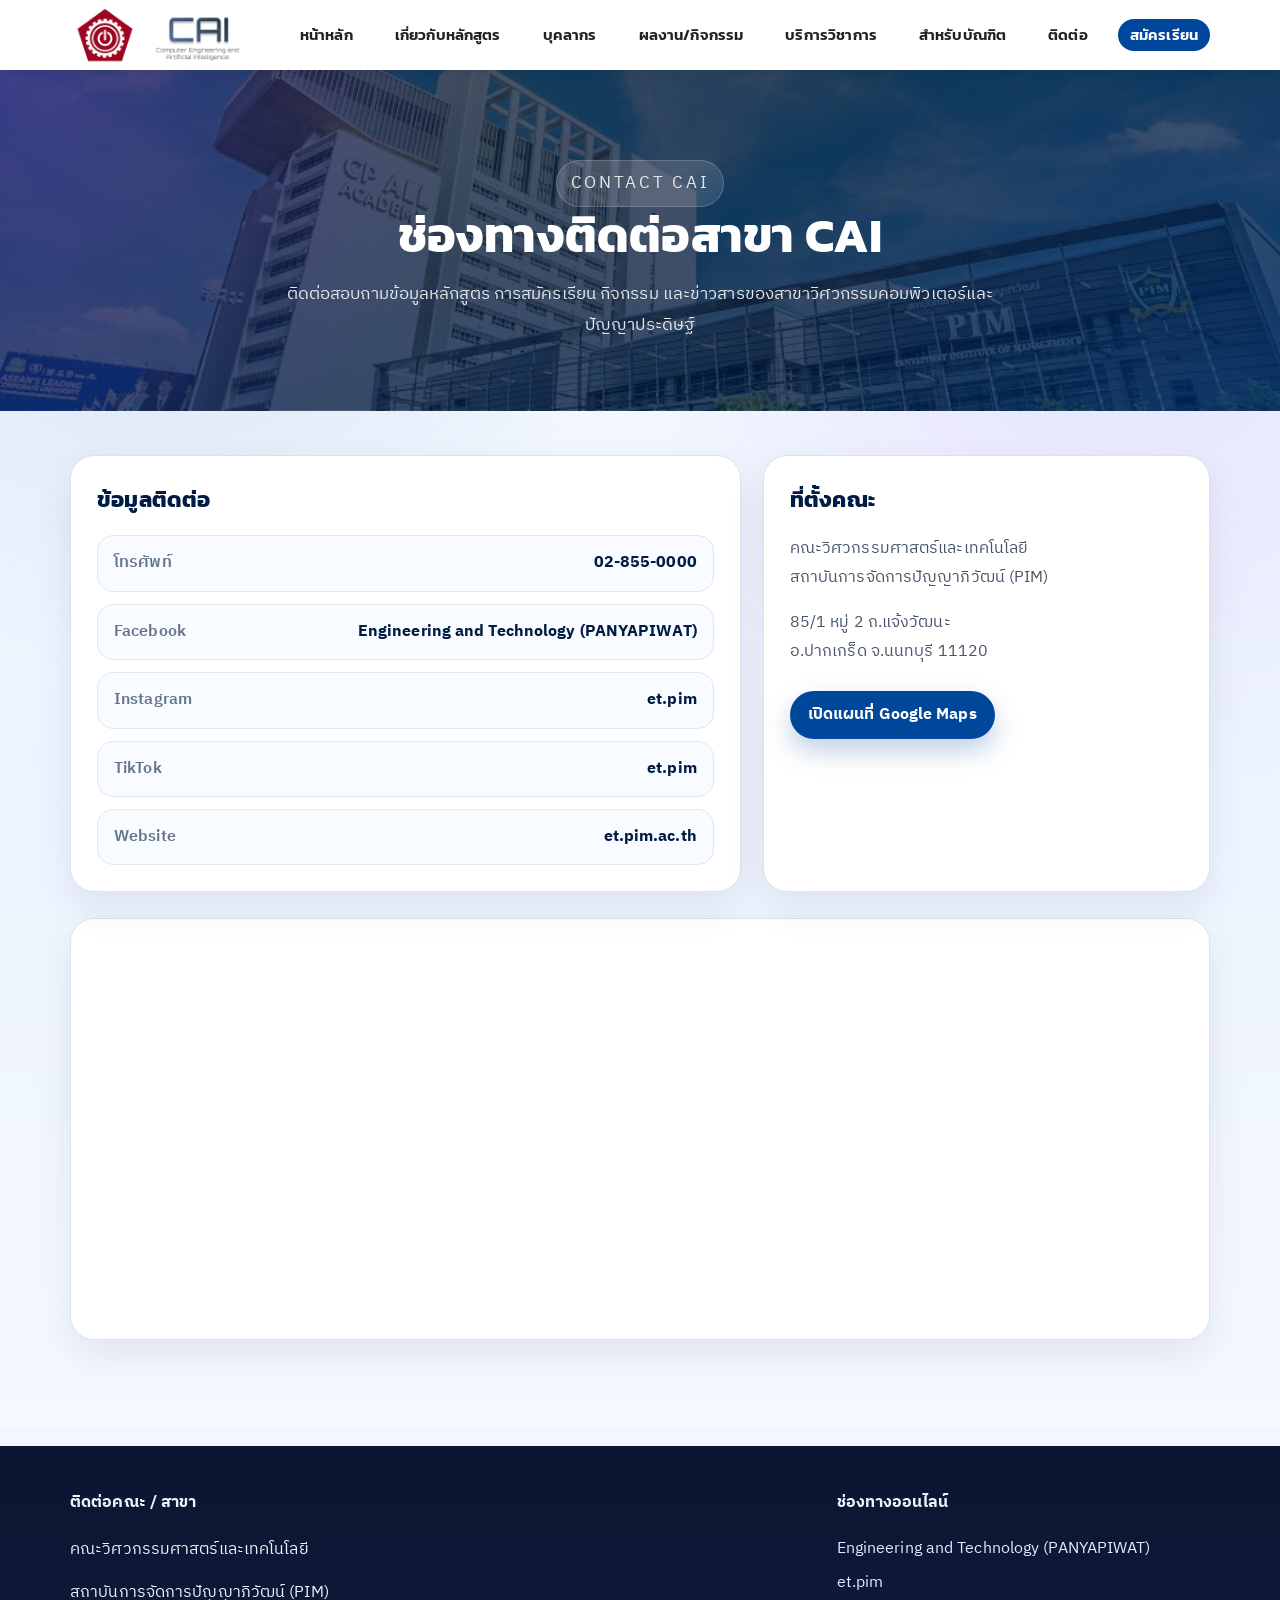
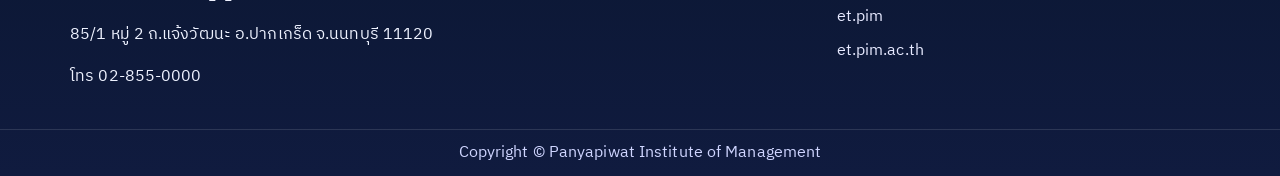
<file: contact.html>
<!DOCTYPE html>
<html lang="th">
<head>
  <meta charset="UTF-8">
  <meta name="description" content="ช่องทางติดต่อสาขา CAI">
  <meta name="viewport" content="width=device-width, initial-scale=1.0">

  <title>ติดต่อเรา | CAI</title>

  <link rel="preconnect" href="https://fonts.googleapis.com">
  <link rel="preconnect" href="https://fonts.gstatic.com" crossorigin>
  <link
    href="https://fonts.googleapis.com/css2?family=IBM+Plex+Sans+Thai:wght@300;400;500;600;700&family=Kanit:wght@400;600;700&display=swap"
    rel="stylesheet"
  >

  <link rel="stylesheet" href="css/style.css">

  <script defer src="js/script.js"></script>
</head>

<body>

<header class="topbar">
  <div class="container nav-row">

    <a class="brand brand-logos" href="index.html">
      <img src="assets/images/et-logo.png" alt="Engineering and Technology Logo">
      <img src="assets/images/Logo.png" alt="CAI Logo">
    </a>

    <nav class="nav">
      <button class="nav-toggle" aria-expanded="false">☰</button>

      <ul class="menu">
        <li><a href="index.html">หน้าหลัก</a></li>

        <li class="has-sub">
          <a class="sub-toggle" aria-haspopup="true" aria-expanded="false">
            เกี่ยวกับหลักสูตร
          </a>

          <ul class="submenu" aria-label="เมนู เกี่ยวกับหลักสูตร">
            <li><a href="about-history.html">ความเป็นมาของหลักสูตร</a></li>
            <li><a href="about-info.html">ข้อมูลหลักสูตร</a></li>
            <li><a href="curriculum.html">แผนการเรียน</a></li>
          </ul>
        </li>

        <li><a href="faculty.html">บุคลากร</a></li>
        <li><a href="projects.html">ผลงาน/กิจกรรม</a></li>
        <li><a href="services.html">บริการวิชาการ</a></li>
        <li><a href="alumni.html">สำหรับบัณฑิต</a></li>
        <li><a href="contact.html">ติดต่อ</a></li>
        <li><a class="btn-apply" href="admission.html">สมัครเรียน</a></li>
      </ul>
    </nav>

  </div>
</header>


<main class="contact-page">

  <section class="contact-hero">
    <div class="container contact-hero-inner">
      <p class="contact-kicker">Contact CAI</p>
      <h1>ช่องทางติดต่อสาขา CAI</h1>
      <p>
        ติดต่อสอบถามข้อมูลหลักสูตร การสมัครเรียน กิจกรรม และข่าวสารของสาขาวิศวกรรมคอมพิวเตอร์และปัญญาประดิษฐ์
      </p>
    </div>
  </section>

  <section class="container contact-section">

    <div class="contact-grid">

      <div class="contact-card contact-info-card">
        <h2>ข้อมูลติดต่อ</h2>

        <div class="contact-list">

          <a href="tel:028550000" class="contact-item">
            <span>โทรศัพท์</span>
            <strong>02-855-0000</strong>
          </a>

          <a href="https://www.facebook.com/ET.PIM" target="_blank" rel="noopener" class="contact-item">
            <span>Facebook</span>
            <strong>Engineering and Technology (PANYAPIWAT)</strong>
          </a>

          <a href="https://www.instagram.com/et.pim" target="_blank" rel="noopener" class="contact-item">
            <span>Instagram</span>
            <strong>et.pim</strong>
          </a>

          <a href="https://www.tiktok.com/@et.pim" target="_blank" rel="noopener" class="contact-item">
            <span>TikTok</span>
            <strong>et.pim</strong>
          </a>

          <a href="https://et.pim.ac.th/wp/" target="_blank" rel="noopener" class="contact-item">
            <span>Website</span>
            <strong>et.pim.ac.th</strong>
          </a>

        </div>
      </div>

      <div class="contact-card contact-address-card">
        <h2>ที่ตั้งคณะ</h2>
        <p>
          คณะวิศวกรรมศาสตร์และเทคโนโลยี<br>
          สถาบันการจัดการปัญญาภิวัฒน์ (PIM)
        </p>

        <p>
          85/1 หมู่ 2 ถ.แจ้งวัฒนะ<br>
          อ.ปากเกร็ด จ.นนทบุรี 11120
        </p>

        <a class="contact-map-btn" href="https://www.google.com/maps/search/Panyapiwat+Institute+of+Management" target="_blank" rel="noopener">
          เปิดแผนที่ Google Maps
        </a>
      </div>

    </div>

    <div class="contact-map">
      <iframe
        src="https://www.google.com/maps?q=Panyapiwat%20Institute%20of%20Management&output=embed"
        loading="lazy"
        referrerpolicy="no-referrer-when-downgrade"
        title="Panyapiwat Institute of Management Map">
      </iframe>
    </div>

  </section>

</main>


<footer class="footer">
  <div class="container">
    <div class="footer-grid">

      <div>
        <h4>ติดต่อคณะ / สาขา</h4>
        <p>คณะวิศวกรรมศาสตร์และเทคโนโลยี</p>
        <p>สถาบันการจัดการปัญญาภิวัฒน์ (PIM)</p>
        <p>85/1 หมู่ 2 ถ.แจ้งวัฒนะ อ.ปากเกร็ด จ.นนทบุรี 11120</p>
        <p>โทร 02-855-0000</p>
      </div>

      <div>
        <h4>ช่องทางออนไลน์</h4>

        <ul class="social-list">
          <li>
            <a href="https://www.facebook.com/ET.PIM" target="_blank" rel="noopener">
              Engineering and Technology (PANYAPIWAT)
            </a>
          </li>

          <li>
            <a href="https://www.instagram.com/et.pim" target="_blank" rel="noopener">
              et.pim
            </a>
          </li>

          <li>
            <a href="https://www.tiktok.com/@et.pim" target="_blank" rel="noopener">
              et.pim
            </a>
          </li>

          <li>
            <a href="https://et.pim.ac.th/wp/" target="_blank" rel="noopener">
              et.pim.ac.th
            </a>
          </li>
        </ul>
      </div>

    </div>
  </div>

  <div class="copyright">
    Copyright © Panyapiwat Institute of Management
  </div>
</footer>

</body>
</html>
</file>
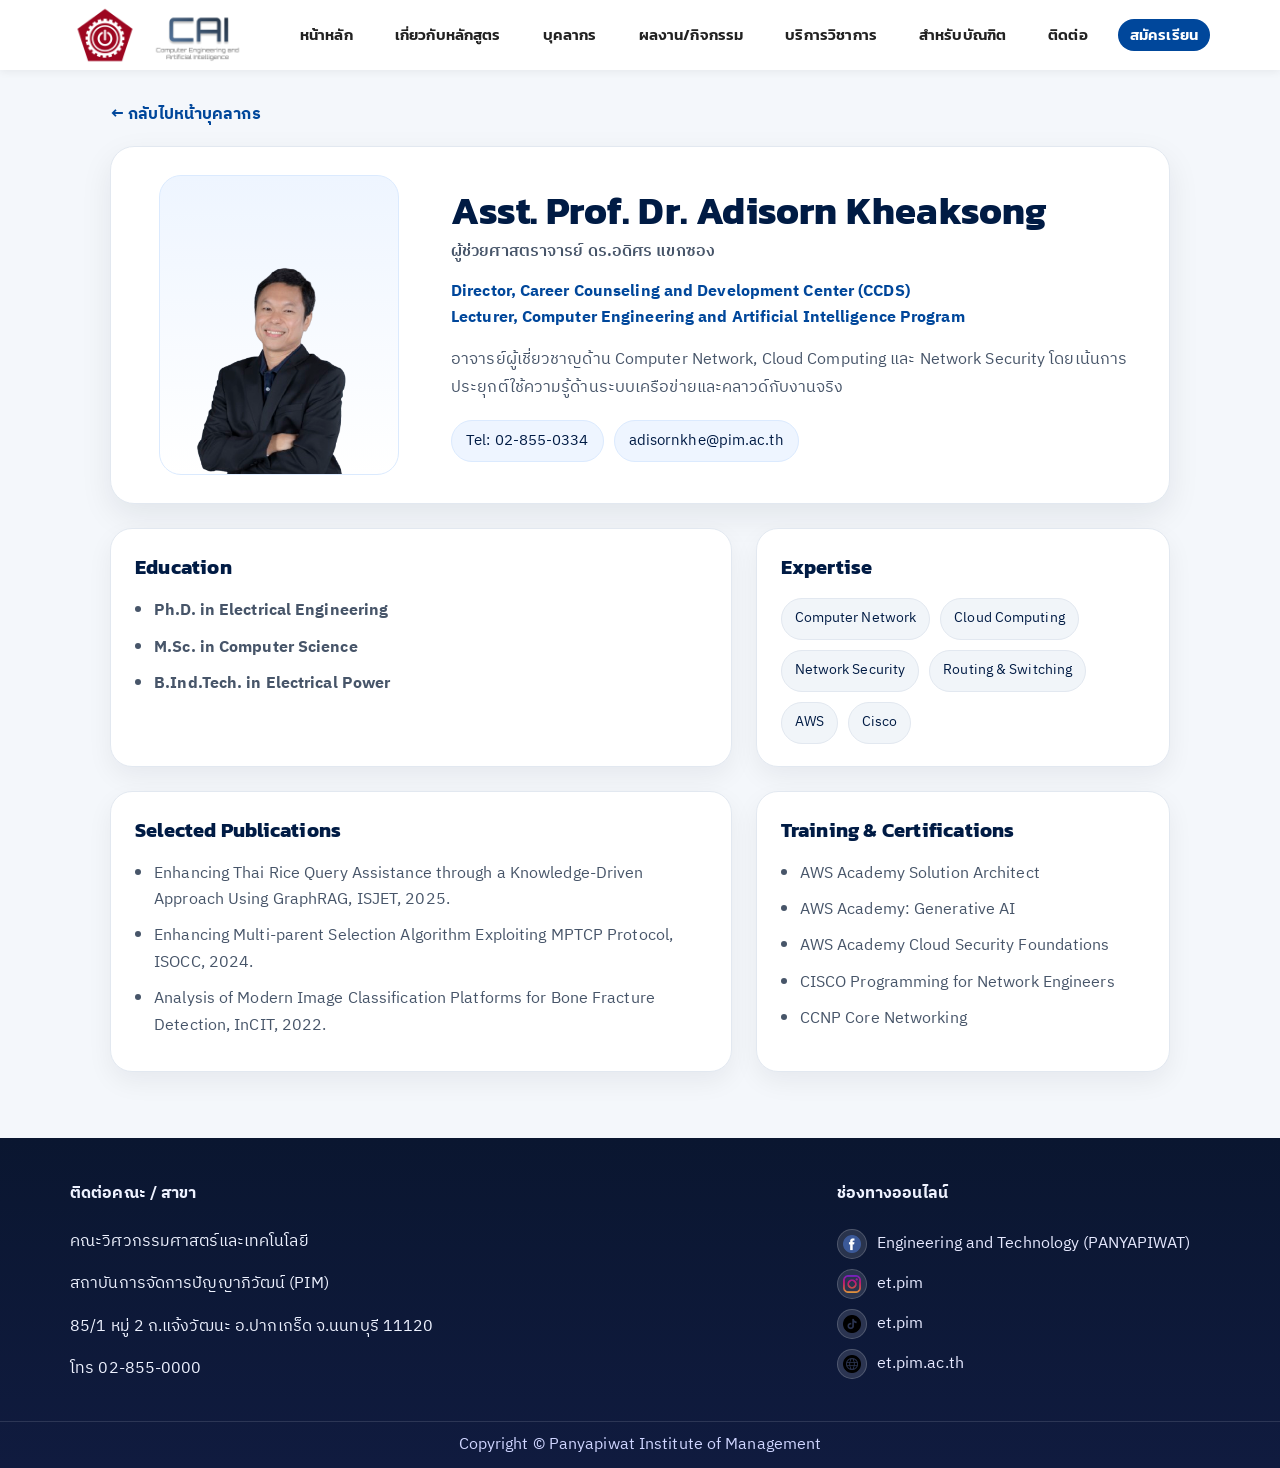
<file: faculty/adisorn-k.html>
<!doctype html>
<html lang="th">
<head>
  <meta charset="UTF-8">
  <meta name="description" content="ประวัติและผลงาน Asst. Prof. Dr. Adisorn Kheaksong – Computer Network, Cloud & Security, PIM">
  <meta name="viewport" content="width=device-width, initial-scale=1.0">
  <title>Asst. Prof. Dr. Adisorn Kheaksong | CAI – PIM</title>

  <!-- ฟอนต์เหมือนหน้าหลัก -->
  <link rel="preconnect" href="https://fonts.googleapis.com">
  <link rel="preconnect" href="https://fonts.gstatic.com" crossorigin>
  <link href="https://fonts.googleapis.com/css2?family=IBM+Plex+Sans+Thai:wght@300;400;500;600;700&family=Kanit:wght@400;600;700&display=swap" rel="stylesheet">

  <link rel="stylesheet" href="../css/style.css">
  <script defer src="../js/script.js"></script>

  <!-- 🎨 สไตล์เสริมเฉพาะหน้าโปรไฟล์อาจารย์ (เลย์เอาต์แบบโปสเตอร์) -->
  <style>
  body{
    background:#f4f7fb;
  }

  main{
    padding:32px 0 48px;
  }

  .profile-wrap{
    max-width:1100px;
    margin:0 auto;
    padding:0 20px;
  }

  .profile-hero{
    background:#fff;
    border:1px solid #e2e8f0;
    border-radius:24px;
    padding:28px;
    display:grid;
    grid-template-columns:280px 1fr;
    gap:32px;
    align-items:center;
    box-shadow:0 12px 32px rgba(15,23,42,.08);
  }

  .profile-photo{
    width:240px;
    height:300px;
    margin:0 auto;
    border-radius:22px;
    background:linear-gradient(180deg,#eef5ff,#ffffff);
    display:flex;
    align-items:flex-end;
    justify-content:center;
    overflow:hidden;
    border:1px solid #dbeafe;
  }

  .profile-photo img{
    width:100%;
    height:100%;
    object-fit:contain;
    object-position:center bottom;
  }

  .profile-info h1{
    margin:0 0 6px;
    font-size:clamp(26px,4vw,38px);
    color:var(--navy);
    line-height:1.15;
  }

  .thai-name{
    margin:0 0 14px;
    color:var(--muted);
    font-weight:600;
  }

  .position{
    margin:0 0 14px;
    color:var(--primary);
    font-weight:700;
  }

  .short-desc{
    margin:0 0 18px;
    max-width:680px;
    color:var(--muted);
    line-height:1.75;
  }

  .profile-contact{
    display:flex;
    flex-wrap:wrap;
    gap:10px;
  }

  .profile-contact a,
  .profile-contact span{
    padding:8px 14px;
    border-radius:999px;
    background:#eef5ff;
    color:var(--navy);
    text-decoration:none;
    font-size:.92rem;
    border:1px solid #dbeafe;
  }

  .profile-section{
    margin-top:24px;
    display:grid;
    grid-template-columns:1.2fr .8fr;
    gap:24px;
  }

  .profile-card{
    background:#fff;
    border:1px solid #e2e8f0;
    border-radius:22px;
    padding:22px 24px;
    box-shadow:0 10px 26px rgba(15,23,42,.06);
  }

  .profile-card h2{
    margin:0 0 14px;
    color:var(--navy);
    font-size:1.25rem;
  }

  .profile-card ul{
    margin:0;
    padding-left:1.2rem;
  }

  .profile-card li{
    margin-bottom:10px;
    color:var(--muted);
    line-height:1.65;
  }

  .expertise-list{
    display:flex;
    flex-wrap:wrap;
    gap:10px;
  }

  .expertise-list span{
    padding:8px 13px;
    border-radius:999px;
    background:#f1f5f9;
    color:var(--navy);
    border:1px solid #e2e8f0;
    font-size:.9rem;
  }

  .back-link{
    display:inline-flex;
    margin-bottom:18px;
    color:var(--primary);
    text-decoration:none;
    font-weight:700;
  }

  .back-link:hover{
    text-decoration:underline;
  }

  @media(max-width:900px){
    .profile-hero{
      grid-template-columns:1fr;
      text-align:center;
      padding:24px 18px;
    }

    .profile-contact{
      justify-content:center;
    }

    .profile-section{
      grid-template-columns:1fr;
    }
  }

  @media(max-width:520px){
    main{
      padding:20px 0 36px;
    }

    .profile-wrap{
      padding:0 14px;
    }

    .profile-photo{
      width:210px;
      height:270px;
    }

    .profile-card{
      padding:18px;
    }
  }

  /* ===== Opening Animation ===== */

.profile-hero,
.profile-card,
.back-link{
  opacity:0;
  transform:translateY(22px);
  animation:fadeUp .75s ease forwards;
}

.back-link{
  animation-delay:.05s;
}

.profile-hero{
  animation-delay:.15s;
}

.profile-section .profile-card:nth-child(1){
  animation-delay:.3s;
}

.profile-section .profile-card:nth-child(2){
  animation-delay:.42s;
}

.profile-section .profile-card:nth-child(3){
  animation-delay:.54s;
}

.profile-section .profile-card:nth-child(4){
  animation-delay:.66s;
}

@keyframes fadeUp{
  to{
    opacity:1;
    transform:translateY(0);
  }
}

/* รูปลอยเบา ๆ */
.profile-photo{
  animation:fadeUp .75s ease forwards, floatPhoto 3.5s ease-in-out infinite;
  animation-delay:.2s, 1s;
}

@keyframes floatPhoto{
  0%,100%{
    transform:translateY(0);
  }
  50%{
    transform:translateY(-8px);
  }
}

/* Hover ลูกเล่นการ์ด */
.profile-card{
  transition:transform .25s ease, box-shadow .25s ease, border-color .25s ease;
}

.profile-card:hover{
  transform:translateY(-5px);
  box-shadow:0 16px 34px rgba(15,23,42,.12);
  border-color:rgba(0,71,155,.28);
}

/* Hover รูป */
.profile-photo img{
  transition:transform .35s ease;
}

.profile-photo:hover img{
  transform:scale(1.06) translateY(-4px);
}

/* Hover expertise */
.expertise-list span{
  transition:transform .2s ease, background .2s ease;
}

.expertise-list span:hover{
  transform:translateY(-3px);
  background:#e0edff;
}

/* เคารพผู้ใช้ที่ไม่ต้องการ animation */
@media (prefers-reduced-motion: reduce){
  .profile-hero,
  .profile-card,
  .back-link,
  .profile-photo{
    opacity:1 !important;
    transform:none !important;
    animation:none !important;
  }
}
</style>



</head>
<body>
  <!-- ✅ header แบบเดียวกับหน้าหลัก -->
  <header class="topbar">
    <div class="container nav-row">
<a class="brand brand-logos" href="../index.html">
  <img src="../assets/images/et-logo.png" alt="Engineering and Technology Logo">
  <img src="../assets/images/Logo.png" alt="CAI Logo">
</a>
      <nav class="nav">
        <button class="nav-toggle" aria-expanded="false">☰</button>
        <ul class="menu">
          <li><a href="../index.html">หน้าหลัก</a></li>
          <li class="has-sub">
            <a class="sub-toggle" aria-haspopup="true" aria-expanded="false">
              เกี่ยวกับหลักสูตร
            </a>
            <ul class="submenu" aria-label="เมนู เกี่ยวกับหลักสูตร">
              <li><a href="../about-history.html">ความเป็นมาของหลักสูตร</a></li>
              <li><a href="../about-info.html">ข้อมูลหลักสูตร</a></li>
              <li><a href="../curriculum.html">แผนการเรียน</a></li>
              <li><a href="../tuition-scholarship.html">ค่าเทอมและทุนการศึกษา</a></li>
            </ul>
          </li>
          <li><a href="../faculty.html" class="is-active">บุคลากร</a></li>
          <li><a href="../projects.html">ผลงาน/กิจกรรม</a></li>
          <li><a href="../services.html">บริการวิชาการ</a></li>
          <li><a href="../alumni.html">สำหรับบัณฑิต</a></li>
          <li><a href="../contact.html">ติดต่อ</a></li>
          <li>
            <a class="btn-apply" href="https://www.pim.ac.th/" target="_blank" rel="noopener">สมัครเรียน</a>
          </li>
        </ul>
      </nav>
    </div>
  </header>

  <main>
  <div class="profile-wrap">

    <a class="back-link" href="../faculty.html">← กลับไปหน้าบุคลากร</a>

    <section class="profile-hero">
      <figure class="profile-photo">
        <img src="../assets/images/Adisorn.png" alt="Asst. Prof. Dr. Adisorn Kheaksong">
      </figure>

      <div class="profile-info">
        <h1>Asst. Prof. Dr. Adisorn Kheaksong</h1>
        <p class="thai-name">ผู้ช่วยศาสตราจารย์ ดร.อดิศร แขกซอง</p>

        <p class="position">
          Director, Career Counseling and Development Center (CCDS)<br>
          Lecturer, Computer Engineering and Artificial Intelligence Program
        </p>

        <p class="short-desc">
          อาจารย์ผู้เชี่ยวชาญด้าน Computer Network, Cloud Computing และ Network Security
          โดยเน้นการประยุกต์ใช้ความรู้ด้านระบบเครือข่ายและคลาวด์กับงานจริง
        </p>

        <div class="profile-contact">
          <span>Tel: 02-855-0334</span>
          <a href="mailto:adisornkhe@pim.ac.th">adisornkhe@pim.ac.th</a>
        </div>
      </div>
    </section>

    <section class="profile-section">

      <div class="profile-card">
        <h2>Education</h2>
        <ul>
          <li><strong>Ph.D. in Electrical Engineering</strong></li>
          <li><strong>M.Sc. in Computer Science</strong></li>
          <li><strong>B.Ind.Tech. in Electrical Power</strong></li>
        </ul>
      </div>

      <div class="profile-card">
        <h2>Expertise</h2>
        <div class="expertise-list">
          <span>Computer Network</span>
          <span>Cloud Computing</span>
          <span>Network Security</span>
          <span>Routing &amp; Switching</span>
          <span>AWS</span>
          <span>Cisco</span>
        </div>
      </div>

      <div class="profile-card">
        <h2>Selected Publications</h2>
        <ul>
          <li>
            Enhancing Thai Rice Query Assistance through a Knowledge-Driven Approach Using GraphRAG, ISJET, 2025.
          </li>
          <li>
            Enhancing Multi-parent Selection Algorithm Exploiting MPTCP Protocol, ISOCC, 2024.
          </li>
          <li>
            Analysis of Modern Image Classification Platforms for Bone Fracture Detection, InCIT, 2022.
          </li>
        </ul>
      </div>

      <div class="profile-card">
        <h2>Training &amp; Certifications</h2>
        <ul>
          <li>AWS Academy Solution Architect</li>
          <li>AWS Academy: Generative AI</li>
          <li>AWS Academy Cloud Security Foundations</li>
          <li>CISCO Programming for Network Engineers</li>
          <li>CCNP Core Networking</li>
        </ul>
      </div>

    </section>

  </div>
</main>

  

  <!-- ✅ footer เหมือนหน้าอื่น -->
  <footer class="footer">
  <div class="container">
    <div class="footer-grid">

      <div>
        <h4>ติดต่อคณะ / สาขา</h4>
        <p>คณะวิศวกรรมศาสตร์และเทคโนโลยี</p>
        <p>สถาบันการจัดการปัญญาภิวัฒน์ (PIM)</p>
        <p>85/1 หมู่ 2 ถ.แจ้งวัฒนะ อ.ปากเกร็ด จ.นนทบุรี 11120</p>
        <p>โทร 02-855-0000</p>
      </div>

      <div>
        <h4>ช่องทางออนไลน์</h4>
        <ul class="social-list">
          <li>
            <a href="https://www.facebook.com/ET.PIM" target="_blank" rel="noopener">
              <span class="social-icon">
              <img src="../assets/images/facebook.png" alt="Facebook">
              </span>
              Engineering and Technology (PANYAPIWAT)
            </a>
          </li>

          <li>
            <a href="https://www.instagram.com/et.pim?utm_source=ig_web_button_share_sheet&igsh=ZDNlZDc0MzIxNw==" target="_blank" rel="noopener">
              <span class="social-icon">
              <img src="../assets/images/instagram.png" alt="Instagram">
              </span>
              et.pim
            </a>
          </li>

          <li>
            <a href="https://www.tiktok.com/@et.pim?is_from_webapp=1&sender_device=pc" target="_blank" rel="noopener">
              <span class="social-icon">
              <img src="../assets/images/tiktok.png" alt="TikTok">
              </span>
              et.pim
            </a>
          </li>

          <li>
            <a href="https://et.pim.ac.th/wp/" target="_blank" rel="noopener">
              <span class="social-icon">
              <img src="../assets/images/web.png" alt="Website">
              </span>
              et.pim.ac.th
            </a>
          </li>
        </ul>
      </div>

    </div>
  </div>

  <div class="copyright">
    Copyright © Panyapiwat Institute of Management
  </div>
</footer>

  <!-- JS เล็ก ๆ สำหรับ reveal + lightbox -->
  <script>
    document.addEventListener('DOMContentLoaded', function () {
      /* reveal effect */
      const revealEls = document.querySelectorAll('.reveal-up');
      revealEls.forEach((el, index) => {
        const delay = 150 + index * 140;
        setTimeout(() => {
          el.classList.add('is-visible');
        }, delay);
      });

      /* lightbox */
      const photoCard = document.querySelector('.profile-photo-card .portrait');
      const lightbox  = document.getElementById('profileLightbox');

      if (photoCard && lightbox) {
        const backdrop = lightbox.querySelector('.profile-lightbox-backdrop');
        const btnClose = lightbox.querySelector('.profile-lightbox-close');

        const openLightbox = () => {
          lightbox.classList.add('is-open');
          lightbox.setAttribute('aria-hidden', 'false');
        };
        const closeLightbox = () => {
          lightbox.classList.remove('is-open');
          lightbox.setAttribute('aria-hidden', 'true');
        };

        photoCard.addEventListener('click', openLightbox);
        if (backdrop) backdrop.addEventListener('click', closeLightbox);
        if (btnClose) btnClose.addEventListener('click', closeLightbox);
        document.addEventListener('keydown', (e) => {
          if (e.key === 'Escape') closeLightbox();
        });
      }
    });
  </script>
</body>
</html>
</file>
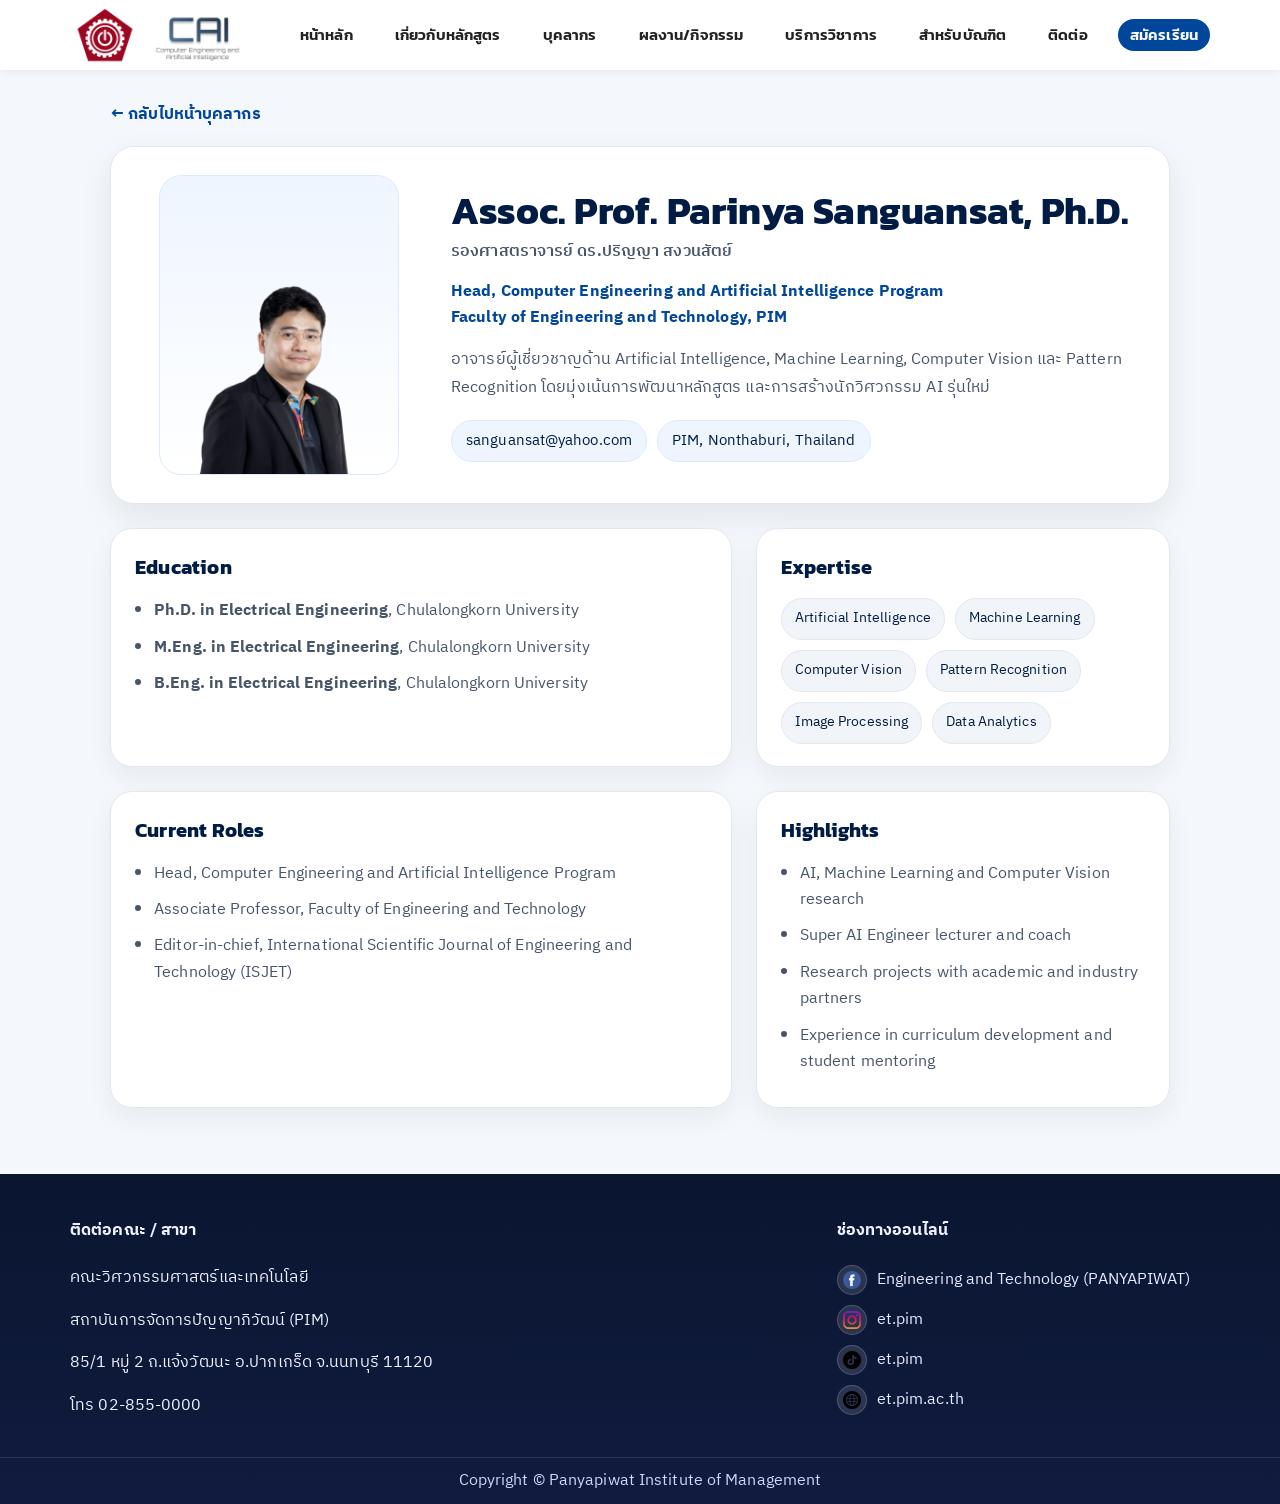
<file: faculty/parinya-s.html>
<!doctype html>   
<html lang="th">
<head>
  <meta charset="UTF-8">
  <meta name="description" content="ประวัติและผลงาน Assoc. Prof. Parinya Sanguansat, Ph.D. – Computer Engineering & AI, PIM">
  <meta name="viewport" content="width=device-width, initial-scale=1.0">
  <title>Assoc. Prof. Parinya Sanguansat, Ph.D. | CAI – PIM</title>

  <!-- ฟอนต์เหมือนหน้าหลัก -->
  <link rel="preconnect" href="https://fonts.googleapis.com">
  <link rel="preconnect" href="https://fonts.gstatic.com" crossorigin>
  <link href="https://fonts.googleapis.com/css2?family=IBM+Plex+Sans+Thai:wght@300;400;500;600;700&family=Kanit:wght@400;600;700&display=swap" rel="stylesheet">

  <link rel="stylesheet" href="../css/style.css">
  <script defer src="../js/script.js"></script>

  <!-- 🎨 สไตล์เสริมเฉพาะหน้าโปรไฟล์อาจารย์ (เลย์เอาต์แบบภาพตัวอย่าง) -->
  <style>
  body{
    background:#f4f7fb;
  }

  main{
    padding:32px 0 48px;
  }

  .profile-wrap{
    max-width:1100px;
    margin:0 auto;
    padding:0 20px;
  }

  .profile-hero{
    background:#fff;
    border:1px solid #e2e8f0;
    border-radius:24px;
    padding:28px;
    display:grid;
    grid-template-columns:280px 1fr;
    gap:32px;
    align-items:center;
    box-shadow:0 12px 32px rgba(15,23,42,.08);
  }

  .profile-photo{
    width:240px;
    height:300px;
    margin:0 auto;
    border-radius:22px;
    background:linear-gradient(180deg,#eef5ff,#ffffff);
    display:flex;
    align-items:flex-end;
    justify-content:center;
    overflow:hidden;
    border:1px solid #dbeafe;
  }

  .profile-photo img{
    width:100%;
    height:100%;
    object-fit:contain;
    object-position:center bottom;
  }

  .profile-info h1{
    margin:0 0 6px;
    font-size:clamp(26px,4vw,38px);
    color:var(--navy);
    line-height:1.15;
  }

  .thai-name{
    margin:0 0 14px;
    color:var(--muted);
    font-weight:600;
  }

  .position{
    margin:0 0 14px;
    color:var(--primary);
    font-weight:700;
  }

  .short-desc{
    margin:0 0 18px;
    max-width:680px;
    color:var(--muted);
    line-height:1.75;
  }

  .profile-contact{
    display:flex;
    flex-wrap:wrap;
    gap:10px;
  }

  .profile-contact a,
  .profile-contact span{
    padding:8px 14px;
    border-radius:999px;
    background:#eef5ff;
    color:var(--navy);
    text-decoration:none;
    font-size:.92rem;
    border:1px solid #dbeafe;
  }

  .profile-section{
    margin-top:24px;
    display:grid;
    grid-template-columns:1.2fr .8fr;
    gap:24px;
  }

  .profile-card{
    background:#fff;
    border:1px solid #e2e8f0;
    border-radius:22px;
    padding:22px 24px;
    box-shadow:0 10px 26px rgba(15,23,42,.06);
  }

  .profile-card h2{
    margin:0 0 14px;
    color:var(--navy);
    font-size:1.25rem;
  }

  .profile-card ul{
    margin:0;
    padding-left:1.2rem;
  }

  .profile-card li{
    margin-bottom:10px;
    color:var(--muted);
    line-height:1.65;
  }

  .expertise-list{
    display:flex;
    flex-wrap:wrap;
    gap:10px;
  }

  .expertise-list span{
    padding:8px 13px;
    border-radius:999px;
    background:#f1f5f9;
    color:var(--navy);
    border:1px solid #e2e8f0;
    font-size:.9rem;
  }

  .back-link{
    display:inline-flex;
    margin-bottom:18px;
    color:var(--primary);
    text-decoration:none;
    font-weight:700;
  }

  .back-link:hover{
    text-decoration:underline;
  }

  @media(max-width:900px){
    .profile-hero{
      grid-template-columns:1fr;
      text-align:center;
      padding:24px 18px;
    }

    .profile-contact{
      justify-content:center;
    }

    .profile-section{
      grid-template-columns:1fr;
    }
  }

  @media(max-width:520px){
    main{
      padding:20px 0 36px;
    }

    .profile-wrap{
      padding:0 14px;
    }

    .profile-photo{
      width:210px;
      height:270px;
    }

    .profile-card{
      padding:18px;
    }
  }

  /* ===== Opening Animation ===== */

.profile-hero,
.profile-card,
.back-link{
  opacity:0;
  transform:translateY(22px);
  animation:fadeUp .75s ease forwards;
}

.back-link{
  animation-delay:.05s;
}

.profile-hero{
  animation-delay:.15s;
}

.profile-section .profile-card:nth-child(1){
  animation-delay:.3s;
}

.profile-section .profile-card:nth-child(2){
  animation-delay:.42s;
}

.profile-section .profile-card:nth-child(3){
  animation-delay:.54s;
}

.profile-section .profile-card:nth-child(4){
  animation-delay:.66s;
}

@keyframes fadeUp{
  to{
    opacity:1;
    transform:translateY(0);
  }
}

/* รูปลอยเบา ๆ */
.profile-photo{
  animation:fadeUp .75s ease forwards, floatPhoto 3.5s ease-in-out infinite;
  animation-delay:.2s, 1s;
}

@keyframes floatPhoto{
  0%,100%{
    transform:translateY(0);
  }
  50%{
    transform:translateY(-8px);
  }
}

/* Hover ลูกเล่นการ์ด */
.profile-card{
  transition:transform .25s ease, box-shadow .25s ease, border-color .25s ease;
}

.profile-card:hover{
  transform:translateY(-5px);
  box-shadow:0 16px 34px rgba(15,23,42,.12);
  border-color:rgba(0,71,155,.28);
}

/* Hover รูป */
.profile-photo img{
  transition:transform .35s ease;
}

.profile-photo:hover img{
  transform:scale(1.06) translateY(-4px);
}

/* Hover expertise */
.expertise-list span{
  transition:transform .2s ease, background .2s ease;
}

.expertise-list span:hover{
  transform:translateY(-3px);
  background:#e0edff;
}

/* เคารพผู้ใช้ที่ไม่ต้องการ animation */
@media (prefers-reduced-motion: reduce){
  .profile-hero,
  .profile-card,
  .back-link,
  .profile-photo{
    opacity:1 !important;
    transform:none !important;
    animation:none !important;
  }
}
</style>

</head>
<body>
  <!-- ✅ header แบบเดียวกับหน้าหลัก -->
  <header class="topbar">
    <div class="container nav-row">
<a class="brand brand-logos" href="../index.html">
  <img src="../assets/images/et-logo.png" alt="Engineering and Technology Logo">
  <img src="../assets/images/Logo.png" alt="CAI Logo">
</a>
      <nav class="nav">
        <button class="nav-toggle" aria-expanded="false">☰</button>
        <ul class="menu">
          <li><a href="../index.html">หน้าหลัก</a></li>
          <li class="has-sub">
            <a class="sub-toggle" aria-haspopup="true" aria-expanded="false">
              เกี่ยวกับหลักสูตร
            </a>
            <ul class="submenu" aria-label="เมนู เกี่ยวกับหลักสูตร">
              <li><a href="../about-history.html">ความเป็นมาของหลักสูตร</a></li>
              <li><a href="../about-info.html">ข้อมูลหลักสูตร</a></li>
              <li><a href="../curriculum.html">แผนการเรียน</a></li>
              <li><a href="../tuition-scholarship.html">ค่าเทอมและทุนการศึกษา</a></li>
            </ul>
          </li>
          <li><a href="../faculty.html" class="is-active">บุคลากร</a></li>
          <li><a href="../projects.html">ผลงาน/กิจกรรม</a></li>
          <li><a href="../services.html">บริการวิชาการ</a></li>
          <li><a href="../alumni.html">สำหรับบัณฑิต</a></li>
          <li><a href="../contact.html">ติดต่อ</a></li>
          <li>
            <a class="btn-apply" href="https://www.pim.ac.th/" target="_blank" rel="noopener">สมัครเรียน</a>
          </li>
        </ul>
      </nav>
    </div>
  </header>

  <main>
  <div class="profile-wrap">

    <a class="back-link" href="../faculty.html">← กลับไปหน้าบุคลากร</a>

    <section class="profile-hero">
      <figure class="profile-photo">
        <img src="../assets/images/Parinya.png" alt="Assoc. Prof. Parinya Sanguansat">
      </figure>

      <div class="profile-info">
        <h1>Assoc. Prof. Parinya Sanguansat, Ph.D.</h1>
        <p class="thai-name">รองศาสตราจารย์ ดร.ปริญญา สงวนสัตย์</p>

        <p class="position">
          Head, Computer Engineering and Artificial Intelligence Program<br>
          Faculty of Engineering and Technology, PIM
        </p>

        <p class="short-desc">
          อาจารย์ผู้เชี่ยวชาญด้าน Artificial Intelligence, Machine Learning,
          Computer Vision และ Pattern Recognition โดยมุ่งเน้นการพัฒนาหลักสูตร
          และการสร้างนักวิศวกรรม AI รุ่นใหม่
        </p>

        <div class="profile-contact">
          <a href="mailto:sanguansat@yahoo.com">sanguansat@yahoo.com</a>
          <span>PIM, Nonthaburi, Thailand</span>
        </div>
      </div>
    </section>

    <section class="profile-section">

      <div class="profile-card">
        <h2>Education</h2>
        <ul>
          <li><strong>Ph.D. in Electrical Engineering</strong>, Chulalongkorn University</li>
          <li><strong>M.Eng. in Electrical Engineering</strong>, Chulalongkorn University</li>
          <li><strong>B.Eng. in Electrical Engineering</strong>, Chulalongkorn University</li>
        </ul>
      </div>

      <div class="profile-card">
        <h2>Expertise</h2>
        <div class="expertise-list">
          <span>Artificial Intelligence</span>
          <span>Machine Learning</span>
          <span>Computer Vision</span>
          <span>Pattern Recognition</span>
          <span>Image Processing</span>
          <span>Data Analytics</span>
        </div>
      </div>

      <div class="profile-card">
        <h2>Current Roles</h2>
        <ul>
          <li>Head, Computer Engineering and Artificial Intelligence Program</li>
          <li>Associate Professor, Faculty of Engineering and Technology</li>
          <li>Editor-in-chief, International Scientific Journal of Engineering and Technology (ISJET)</li>
        </ul>
      </div>

      <div class="profile-card">
        <h2>Highlights</h2>
        <ul>
          <li>AI, Machine Learning and Computer Vision research</li>
          <li>Super AI Engineer lecturer and coach</li>
          <li>Research projects with academic and industry partners</li>
          <li>Experience in curriculum development and student mentoring</li>
        </ul>
      </div>

    </section>

  </div>
</main>



  <!-- ✅ footer เหมือนหน้าอื่น -->
  <footer class="footer">
  <div class="container">
    <div class="footer-grid">

      <div>
        <h4>ติดต่อคณะ / สาขา</h4>
        <p>คณะวิศวกรรมศาสตร์และเทคโนโลยี</p>
        <p>สถาบันการจัดการปัญญาภิวัฒน์ (PIM)</p>
        <p>85/1 หมู่ 2 ถ.แจ้งวัฒนะ อ.ปากเกร็ด จ.นนทบุรี 11120</p>
        <p>โทร 02-855-0000</p>
      </div>

      <div>
        <h4>ช่องทางออนไลน์</h4>
        <ul class="social-list">
          <li>
            <a href="https://www.facebook.com/ET.PIM" target="_blank" rel="noopener">
              <span class="social-icon">
              <img src="../assets/images/facebook.png" alt="Facebook">
              </span>
              Engineering and Technology (PANYAPIWAT)
            </a>
          </li>

          <li>
            <a href="https://www.instagram.com/et.pim?utm_source=ig_web_button_share_sheet&igsh=ZDNlZDc0MzIxNw==" target="_blank" rel="noopener">
              <span class="social-icon">
              <img src="../assets/images/instagram.png" alt="Instagram">
              </span>
              et.pim
            </a>
          </li>

          <li>
            <a href="https://www.tiktok.com/@et.pim?is_from_webapp=1&sender_device=pc" target="_blank" rel="noopener">
              <span class="social-icon">
              <img src="../assets/images/tiktok.png" alt="TikTok">
              </span>
              et.pim
            </a>
          </li>

          <li>
            <a href="https://et.pim.ac.th/wp/" target="_blank" rel="noopener">
              <span class="social-icon">
              <img src="../assets/images/web.png" alt="Website">
              </span>
              et.pim.ac.th
            </a>
          </li>
        </ul>
      </div>

    </div>
  </div>

  <div class="copyright">
    Copyright © Panyapiwat Institute of Management
  </div>
</footer>
  
</body>
</html>
</file>
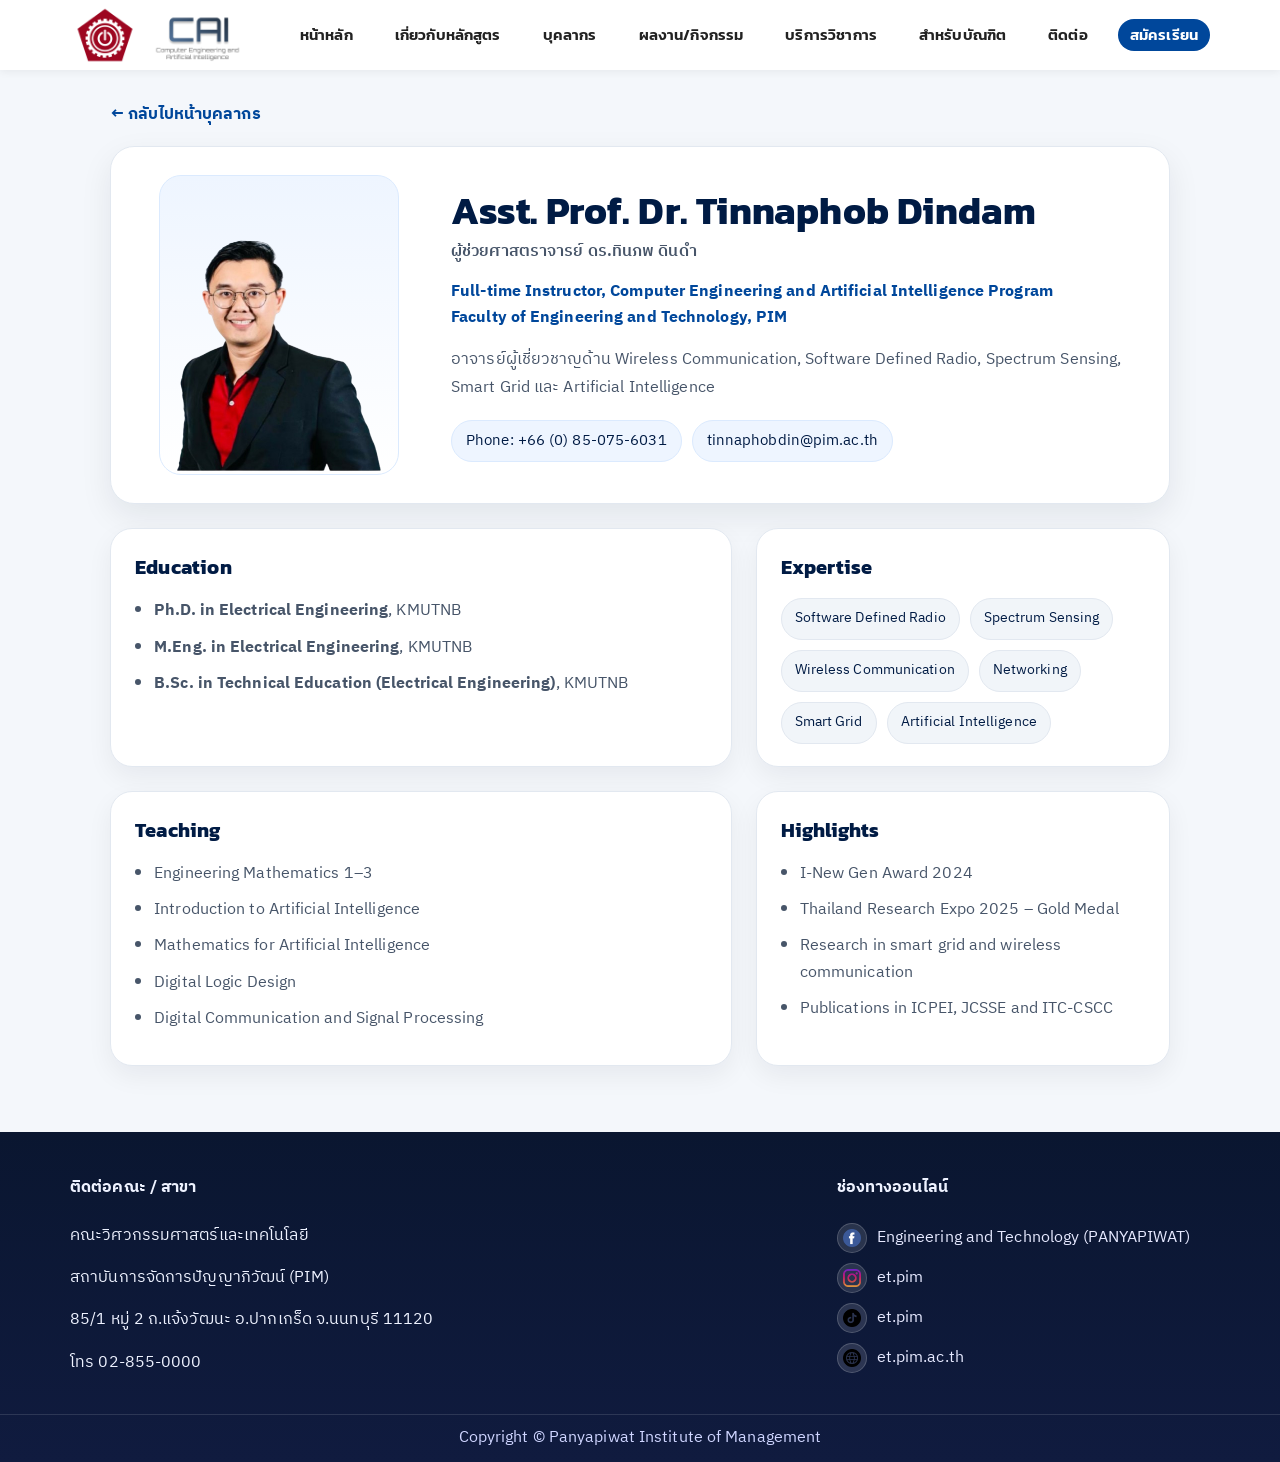
<file: faculty/tinnaphob-d.html>
<!doctype html>   
<html lang="th">
<head>
  <meta charset="UTF-8">
  <meta name="description" content="ประวัติและผลงาน Asst. Prof. Dr. Tinnaphob Dindam – Computer Engineering & AI, PIM">
  <meta name="viewport" content="width=device-width, initial-scale=1.0">
  <title>Asst. Prof. Dr. Tinnaphob Dindam | CAI – PIM</title>

  <!-- ฟอนต์เหมือนหน้าหลัก -->
  <link rel="preconnect" href="https://fonts.googleapis.com">
  <link rel="preconnect" href="https://fonts.gstatic.com" crossorigin>
  <link href="https://fonts.googleapis.com/css2?family=IBM+Plex+Sans+Thai:wght@300;400;500;600;700&family=Kanit:wght@400;600;700&display=swap" rel="stylesheet">

  <link rel="stylesheet" href="../css/style.css">
  <script defer src="../js/script.js"></script>

  <!-- 🎨 สไตล์เสริมเฉพาะหน้าโปรไฟล์อาจารย์ (เลย์เอาต์แบบภาพตัวอย่าง) -->
    <style>
  body{
    background:#f4f7fb;
  }

  main{
    padding:32px 0 48px;
  }

  .profile-wrap{
    max-width:1100px;
    margin:0 auto;
    padding:0 20px;
  }

  .profile-hero{
    background:#fff;
    border:1px solid #e2e8f0;
    border-radius:24px;
    padding:28px;
    display:grid;
    grid-template-columns:280px 1fr;
    gap:32px;
    align-items:center;
    box-shadow:0 12px 32px rgba(15,23,42,.08);
  }

  .profile-photo{
    width:240px;
    height:300px;
    margin:0 auto;
    border-radius:22px;
    background:linear-gradient(180deg,#eef5ff,#ffffff);
    display:flex;
    align-items:flex-end;
    justify-content:center;
    overflow:hidden;
    border:1px solid #dbeafe;
  }

  .profile-photo img{
    width:100%;
    height:100%;
    object-fit:contain;
    object-position:center bottom;
  }

  .profile-info h1{
    margin:0 0 6px;
    font-size:clamp(26px,4vw,38px);
    color:var(--navy);
    line-height:1.15;
  }

  .thai-name{
    margin:0 0 14px;
    color:var(--muted);
    font-weight:600;
  }

  .position{
    margin:0 0 14px;
    color:var(--primary);
    font-weight:700;
  }

  .short-desc{
    margin:0 0 18px;
    max-width:680px;
    color:var(--muted);
    line-height:1.75;
  }

  .profile-contact{
    display:flex;
    flex-wrap:wrap;
    gap:10px;
  }

  .profile-contact a,
  .profile-contact span{
    padding:8px 14px;
    border-radius:999px;
    background:#eef5ff;
    color:var(--navy);
    text-decoration:none;
    font-size:.92rem;
    border:1px solid #dbeafe;
  }

  .profile-section{
    margin-top:24px;
    display:grid;
    grid-template-columns:1.2fr .8fr;
    gap:24px;
  }

  .profile-card{
    background:#fff;
    border:1px solid #e2e8f0;
    border-radius:22px;
    padding:22px 24px;
    box-shadow:0 10px 26px rgba(15,23,42,.06);
  }

  .profile-card h2{
    margin:0 0 14px;
    color:var(--navy);
    font-size:1.25rem;
  }

  .profile-card ul{
    margin:0;
    padding-left:1.2rem;
  }

  .profile-card li{
    margin-bottom:10px;
    color:var(--muted);
    line-height:1.65;
  }

  .expertise-list{
    display:flex;
    flex-wrap:wrap;
    gap:10px;
  }

  .expertise-list span{
    padding:8px 13px;
    border-radius:999px;
    background:#f1f5f9;
    color:var(--navy);
    border:1px solid #e2e8f0;
    font-size:.9rem;
  }

  .back-link{
    display:inline-flex;
    margin-bottom:18px;
    color:var(--primary);
    text-decoration:none;
    font-weight:700;
  }

  .back-link:hover{
    text-decoration:underline;
  }

  @media(max-width:900px){
    .profile-hero{
      grid-template-columns:1fr;
      text-align:center;
      padding:24px 18px;
    }

    .profile-contact{
      justify-content:center;
    }

    .profile-section{
      grid-template-columns:1fr;
    }
  }

  @media(max-width:520px){
    main{
      padding:20px 0 36px;
    }

    .profile-wrap{
      padding:0 14px;
    }

    .profile-photo{
      width:210px;
      height:270px;
    }

    .profile-card{
      padding:18px;
    }
  }

  /* ===== Opening Animation ===== */

.profile-hero,
.profile-card,
.back-link{
  opacity:0;
  transform:translateY(22px);
  animation:fadeUp .75s ease forwards;
}

.back-link{
  animation-delay:.05s;
}

.profile-hero{
  animation-delay:.15s;
}

.profile-section .profile-card:nth-child(1){
  animation-delay:.3s;
}

.profile-section .profile-card:nth-child(2){
  animation-delay:.42s;
}

.profile-section .profile-card:nth-child(3){
  animation-delay:.54s;
}

.profile-section .profile-card:nth-child(4){
  animation-delay:.66s;
}

@keyframes fadeUp{
  to{
    opacity:1;
    transform:translateY(0);
  }
}

/* รูปลอยเบา ๆ */
.profile-photo{
  animation:fadeUp .75s ease forwards, floatPhoto 3.5s ease-in-out infinite;
  animation-delay:.2s, 1s;
}

@keyframes floatPhoto{
  0%,100%{
    transform:translateY(0);
  }
  50%{
    transform:translateY(-8px);
  }
}

/* Hover ลูกเล่นการ์ด */
.profile-card{
  transition:transform .25s ease, box-shadow .25s ease, border-color .25s ease;
}

.profile-card:hover{
  transform:translateY(-5px);
  box-shadow:0 16px 34px rgba(15,23,42,.12);
  border-color:rgba(0,71,155,.28);
}

/* Hover รูป */
.profile-photo img{
  transition:transform .35s ease;
}

.profile-photo:hover img{
  transform:scale(1.06) translateY(-4px);
}

/* Hover expertise */
.expertise-list span{
  transition:transform .2s ease, background .2s ease;
}

.expertise-list span:hover{
  transform:translateY(-3px);
  background:#e0edff;
}

/* เคารพผู้ใช้ที่ไม่ต้องการ animation */
@media (prefers-reduced-motion: reduce){
  .profile-hero,
  .profile-card,
  .back-link,
  .profile-photo{
    opacity:1 !important;
    transform:none !important;
    animation:none !important;
  }
}
</style>


</head>
<body>
  <!-- ✅ header แบบเดียวกับหน้าหลัก -->
  <header class="topbar">
    <div class="container nav-row">
 <a class="brand brand-logos" href="../index.html">
  <img src="../assets/images/et-logo.png" alt="Engineering and Technology Logo">
  <img src="../assets/images/Logo.png" alt="CAI Logo">
</a>
      <nav class="nav">
        <button class="nav-toggle" aria-expanded="false">☰</button>
        <ul class="menu">
          <li><a href="../index.html">หน้าหลัก</a></li>
          <li class="has-sub">
            <a class="sub-toggle" aria-haspopup="true" aria-expanded="false">
              เกี่ยวกับหลักสูตร
            </a>
            <ul class="submenu" aria-label="เมนู เกี่ยวกับหลักสูตร">
              <li><a href="../about-history.html">ความเป็นมาของหลักสูตร</a></li>
              <li><a href="../about-info.html">ข้อมูลหลักสูตร</a></li>
              <li><a href="../curriculum.html">แผนการเรียน</a></li>
              <li><a href="../tuition-scholarship.html">ค่าเทอมและทุนการศึกษา</a></li>
            </ul>
          </li>
          <li><a href="../faculty.html" class="is-active">บุคลากร</a></li>
          <li><a href="../projects.html">ผลงาน/กิจกรรม</a></li>
          <li><a href="../services.html">บริการวิชาการ</a></li>
          <li><a href="../alumni.html">สำหรับบัณฑิต</a></li>
          <li><a href="../contact.html">ติดต่อ</a></li>
          <li>
            <a class="btn-apply" href="https://www.pim.ac.th/" target="_blank" rel="noopener">สมัครเรียน</a>
          </li>
        </ul>
      </nav>
    </div>
  </header>

  <main>
  <div class="profile-wrap">

    <a class="back-link" href="../faculty.html">← กลับไปหน้าบุคลากร</a>

    <section class="profile-hero">
      <figure class="profile-photo">
        <img src="../assets/images/Tinnaphob.png" alt="Asst. Prof. Dr. Tinnaphob Dindam">
      </figure>

      <div class="profile-info">
        <h1>Asst. Prof. Dr. Tinnaphob Dindam</h1>
        <p class="thai-name">ผู้ช่วยศาสตราจารย์ ดร.ทินภพ ดินดำ</p>

        <p class="position">
          Full-time Instructor, Computer Engineering and Artificial Intelligence Program<br>
          Faculty of Engineering and Technology, PIM
        </p>

        <p class="short-desc">
          อาจารย์ผู้เชี่ยวชาญด้าน Wireless Communication, Software Defined Radio,
          Spectrum Sensing, Smart Grid และ Artificial Intelligence
        </p>

        <div class="profile-contact">
          <span>Phone: +66 (0) 85-075-6031</span>
          <a href="mailto:tinnaphobdin@pim.ac.th">tinnaphobdin@pim.ac.th</a>
        </div>
      </div>
    </section>

    <section class="profile-section">

      <div class="profile-card">
        <h2>Education</h2>
        <ul>
          <li><strong>Ph.D. in Electrical Engineering</strong>, KMUTNB</li>
          <li><strong>M.Eng. in Electrical Engineering</strong>, KMUTNB</li>
          <li><strong>B.Sc. in Technical Education (Electrical Engineering)</strong>, KMUTNB</li>
        </ul>
      </div>

      <div class="profile-card">
        <h2>Expertise</h2>
        <div class="expertise-list">
          <span>Software Defined Radio</span>
          <span>Spectrum Sensing</span>
          <span>Wireless Communication</span>
          <span>Networking</span>
          <span>Smart Grid</span>
          <span>Artificial Intelligence</span>
        </div>
      </div>

      <div class="profile-card">
        <h2>Teaching</h2>
        <ul>
          <li>Engineering Mathematics 1–3</li>
          <li>Introduction to Artificial Intelligence</li>
          <li>Mathematics for Artificial Intelligence</li>
          <li>Digital Logic Design</li>
          <li>Digital Communication and Signal Processing</li>
        </ul>
      </div>

      <div class="profile-card">
        <h2>Highlights</h2>
        <ul>
          <li>I-New Gen Award 2024</li>
          <li>Thailand Research Expo 2025 – Gold Medal</li>
          <li>Research in smart grid and wireless communication</li>
          <li>Publications in ICPEI, JCSSE and ITC-CSCC</li>
        </ul>
      </div>

    </section>

  </div>
</main>

  <!-- ✅ footer เหมือนหน้าอื่น -->
  <footer class="footer">
  <div class="container">
    <div class="footer-grid">

      <div>
        <h4>ติดต่อคณะ / สาขา</h4>
        <p>คณะวิศวกรรมศาสตร์และเทคโนโลยี</p>
        <p>สถาบันการจัดการปัญญาภิวัฒน์ (PIM)</p>
        <p>85/1 หมู่ 2 ถ.แจ้งวัฒนะ อ.ปากเกร็ด จ.นนทบุรี 11120</p>
        <p>โทร 02-855-0000</p>
      </div>

      <div>
        <h4>ช่องทางออนไลน์</h4>
        <ul class="social-list">
          <li>
            <a href="https://www.facebook.com/ET.PIM" target="_blank" rel="noopener">
              <span class="social-icon">
              <img src="../assets/images/facebook.png" alt="Facebook">
              </span>
              Engineering and Technology (PANYAPIWAT)
            </a>
          </li>

          <li>
            <a href="https://www.instagram.com/et.pim?utm_source=ig_web_button_share_sheet&igsh=ZDNlZDc0MzIxNw==" target="_blank" rel="noopener">
              <span class="social-icon">
              <img src="../assets/images/instagram.png" alt="Instagram">
              </span>
              et.pim
            </a>
          </li>

          <li>
            <a href="https://www.tiktok.com/@et.pim?is_from_webapp=1&sender_device=pc" target="_blank" rel="noopener">
              <span class="social-icon">
              <img src="../assets/images/tiktok.png" alt="TikTok">
              </span>
              et.pim
            </a>
          </li>

          <li>
            <a href="https://et.pim.ac.th/wp/" target="_blank" rel="noopener">
              <span class="social-icon">
              <img src="../assets/images/web.png" alt="Website">
              </span>
              et.pim.ac.th
            </a>
          </li>
        </ul>
      </div>

    </div>
  </div>

  <div class="copyright">
    Copyright © Panyapiwat Institute of Management
  </div>
</footer>
  <!-- JS เล็ก ๆ สำหรับ reveal + lightbox -->
  <script>
    document.addEventListener('DOMContentLoaded', function () {
      /* reveal effect */
      const revealEls = document.querySelectorAll('.reveal-up');
      revealEls.forEach((el, index) => {
        const delay = 150 + index * 140;
        setTimeout(() => {
          el.classList.add('is-visible');
        }, delay);
      });

      /* lightbox */
      const photoCard = document.querySelector('.profile-photo-card .portrait');
      const lightbox  = document.getElementById('profileLightbox');

      if (photoCard && lightbox) {
        const backdrop = lightbox.querySelector('.profile-lightbox-backdrop');
        const btnClose = lightbox.querySelector('.profile-lightbox-close');

        const openLightbox = () => {
          lightbox.classList.add('is-open');
          lightbox.setAttribute('aria-hidden', 'false');
        };
        const closeLightbox = () => {
          lightbox.classList.remove('is-open');
          lightbox.setAttribute('aria-hidden', 'true');
        };

        photoCard.addEventListener('click', openLightbox);
        if (backdrop) backdrop.addEventListener('click', closeLightbox);
        if (btnClose) btnClose.addEventListener('click', closeLightbox);
        document.addEventListener('keydown', (e) => {
          if (e.key === 'Escape') closeLightbox();
        });
      }
    });
  </script>
</body>
</html>
</file>
<file: css/style.css>
:root{ 
  --primary:#00479b;
  --navy:#001b44;
  --bg:#f4f8ff;
  --card:#ffffff;
  --text:#0f172a;
  --muted:#475569;
  --border:#d8e2f0;
}
:root{
  /* ...ตัวแปรเดิมของคุณ... */
  --font-sans: "IBM Plex Sans Thai", "Noto Sans Thai", system-ui, -apple-system, "Segoe UI", Roboto, Arial;
  --font-heading: "Kanit", "IBM Plex Sans Thai", "Noto Sans Thai", system-ui, -apple-system, "Segoe UI", Roboto, Arial;
  --leading: 1.65;
  --tracking: .1px;
}

*{box-sizing:border-box}
body{
  margin:0;
  font-family: var(--font-sans);
  line-height: var(--leading);
  letter-spacing: var(--tracking);
  color:var(--text);
  -webkit-font-smoothing: antialiased;
  -moz-osx-font-smoothing: grayscale;
  text-rendering: optimizeLegibility;

  background:
    radial-gradient(circle at 12% 8%, rgba(0,71,155,.12), transparent 28%),
    radial-gradient(circle at 88% 18%, rgba(109,40,217,.10), transparent 30%),
    linear-gradient(180deg,#f8fbff 0%, #edf4ff 45%, #f4f8ff 100%);
}
main{
  position:relative;
  overflow:hidden;
}

.about-section,
.why-section,
.career-section,
.news-section,
.faculty-section,
.tuition-image-section{
  position:relative;
  z-index:1;
}
img{max-width:100%;display:block}

.container{max-width:1180px;margin:0 auto;padding:0 20px}
.section-title{
  font-size:1.6rem;
  color:var(--navy);
  margin:0 0 28px;
  text-align:center;
  position:relative;
}

.section-title::after{
  content:"";
  display:block;
  width:80px;
  height:3px;
  margin:10px auto 0;
  border-radius:999px;
  background:var(--primary);
}
h1,h2,h3,.section-title,.brand{ font-family: var(--font-heading); letter-spacing:.2px; }
h1,.hero-title{ font-weight:700; font-size:clamp(28px,4vw,44px); }
h2,.section-title{ font-weight:700; font-size:clamp(20px,2.4vw,28px); }
h3{ font-weight:600; font-size:clamp(16px,1.6vw,20px); }
.btn-apply{ font-weight:700; letter-spacing:.2px; }

.topbar{position:sticky;top:0;z-index:40;background:#fff;box-shadow:0 2px 8px rgba(0,0,0,.06)}
.nav-row{display:flex;align-items:center;justify-content:space-between;min-height:60px}
.brand{text-decoration:none;color:var(--navy);font-weight:800;font-size:1.2rem}
.nav .menu{display:flex;gap:18px;list-style:none;margin:0;padding:0;align-items:center}
.btn-apply{
  background:linear-gradient(180deg,var(--primary),#0a56b5);
  border-radius:14px; padding:10px 16px; color:#fff;font-weight:700
}
.btn-apply:hover{filter:brightness(1.08)}

.brand-logos{
  display:flex;
  align-items:center;
  gap:12px;
}

.brand-logos img{
  height:70px;
  width:auto;
  display:block;
}

.brand-logos img:nth-child(2){
  height:54px;
}
/* เอฟเฟกต์แตะ/โฟกัสที่ลิงก์ในเมนู */
/* ================= NAVBAR ================= */

.topbar{position:sticky;top:0;z-index:40;background:#fff;box-shadow:0 2px 8px rgba(0,0,0,.06)}
.nav-row{display:flex;align-items:center;justify-content:space-between;min-height:60px}
.brand{text-decoration:none;color:var(--navy);font-weight:800;font-size:1.2rem}
.nav .menu{display:flex;gap:18px;list-style:none;margin:0;padding:0;align-items:center}

/* 🔧 บล็อกนี้คือจุดสำคัญ */
.topbar .nav .menu a{
  position: relative;
  display: inline-flex;
  align-items: center;
  justify-content: center;

  padding: 8px 12px;
  border-radius: 999px;

  font-family: var(--font-heading);
  font-weight: 600;
  font-size: 15px !important;  /* ← บังคับให้ทุกหน้ามีขนาดเท่านี้ */
  line-height: 1.1;
  letter-spacing: .15px;

  text-decoration: none;
  color: #222;

  transition: color .18s ease, background-color .18s ease, opacity .18s ease;
}



/* แตะแล้วเข้มขึ้นนิด + พื้นหลังฟ้าอ่อน */
.nav .menu a:hover,
.nav .menu a:focus-visible{
  color: var(--primary);
  background: rgba(0,56,168,.08);
  outline: none;
}

/* เส้นไฮไลต์ด้านล่างแบบนุ่ม ๆ */
.nav .menu a::after{
  content:"";
  position:absolute; left:10px; right:10px; bottom:4px;
  height:2px; border-radius:2px;
  background: currentColor;
  opacity:0; transform: scaleX(.6);
  transition: opacity .18s ease, transform .18s ease;
}
.nav .menu a:hover::after,
.nav .menu a:focus-visible::after{
  opacity:.85; transform: scaleX(1);
}

/* ไอเท็มเมนูที่เป็นปุ่มสมัครเรียนคงเดิม (ไม่ทับเอฟเฟกต์) */
.nav .menu .btn-apply{
  color:#fff !important;
  background: var(--primary) !important;
}
.nav .menu .btn-apply:hover,
.nav .menu .btn-apply:focus-visible{
  filter: brightness(1.06);
}
/* กล่องเมนูย่อย */
.nav .menu .has-sub{
  position: relative;
  /* padding-bottom: 12px;  👈 เพิ่มบรรทัดนี้ */
}

.nav .menu .submenu{
  position:absolute;
  top: 100%;          /* ชิดขอบล่างของ has-sub */
  left: 0;
  min-width: 240px;
  margin-top: 0;      /* 👈 ตัดช่องว่างออก */
  padding:8px;
  background:#fff;
  border:1px solid var(--border);
  border-radius:12px;
  box-shadow:0 10px 24px rgba(0,0,0,.10);
  list-style:none;
  display:none;
  z-index: 50;
}

.nav .menu .submenu a{
  display:block;
  padding:8px 10px;
  border-radius:8px;
  color:#222; text-decoration:none;
}
.nav .menu .submenu a:hover,
.nav .menu .submenu a:focus-visible{
  background: rgba(0,56,168,.08);
  color: var(--primary);
  outline: none;
}

@media(max-width:560px){

  .brand-logos{
    gap:8px;
  }

  .brand-logos img{
    height:52px;
  }

  .brand-logos img:nth-child(2){
    height:42px;
  }
}

@media (max-width:900px){

  .nav{
    position:relative;
  }

  .nav .menu{
    max-height:calc(100vh - 90px);
    overflow-y:auto;

    width:min(340px, calc(100vw - 24px));

    right:12px;
    top:68px;

    padding:14px;
    border-radius:18px;

    box-shadow:0 20px 40px rgba(15,23,42,.18);
  }

  .nav .menu li{
    width:100%;
  }

  .nav .menu a{
    width:100%;
    padding:12px 14px;
  }
}

/* แสดง submenu เมื่อ hover (เดสก์ท็อป) */
@media (min-width: 901px){
  .nav .menu .has-sub:hover > .submenu{
    display:block;
    animation: subFade .14s ease-out;
  }
}

/* โหมดมือถือ: จะควบคุมด้วย JS (เพิ่ม .open ที่ .has-sub) */
.nav .menu .has-sub.open > .submenu{
  display:block;
}

/* แอนิเมชันเล็กน้อย */
@keyframes subFade{
  from{ opacity:0; transform: translateY(-4px); }
  to{ opacity:1; transform: translateY(0); }
}



.nav-toggle{display:none}
@media (max-width:900px){
  .nav-toggle{display:block;background:transparent;border:0;font-size:1.5rem}
  .nav .menu{display:none;position:absolute;right:16px;top:60px;background:#fff;border:1px solid var(--border);border-radius:10px;padding:10px}
  .nav .menu li{margin:6px 0}
  .nav .menu.is-open{
    display:block;
    width:min(320px, calc(100vw - 32px));
  }

  .nav .menu{
    flex-direction:column;
    align-items:stretch;
  }

  .nav .menu a{
    justify-content:flex-start;
  }

  .nav .menu .submenu{
    position:static;
    margin-top:6px;
    box-shadow:none;
  }
}

/* ===== HERO SLIDER แบบพื้นหลังเต็มจอ ===== */

/* ===== HERO SLIDER แบบพื้นหลังเต็มจอ (RESPONSIVE) ===== */

.hero.classic {
  margin: 0;
}

/* กล่องรวมสไลด์ */
.hero-slider {
  position: relative;
  width: 100%;
  min-height: 60vh;          /* ให้สูงตามจอส่วนใหญ่ */
  background: #020617;
  overflow: hidden;
}
@media (max-width:640px){

  .hero-slider{
    min-height:92svh;
  }

  .hero-inner{
    align-items:center;
    padding:90px 16px 40px;
  }
}

/* จอใหญ่ให้สูงขึ้นอีกหน่อย */
@media (min-width: 1024px) {
  .hero-slider {
    min-height: 60vh;
  }
}

/* มือถือเล็กให้เต็มจอ */
@media (max-width: 640px) {
  .hero-slider {
    min-height: 70vh;
  }
}

/* สไลด์แต่ละอันซ้อนทับกันเต็มพื้นที่ hero-slider */
.hero-slide {
  position: absolute;
  inset: 0;                  /* top/right/bottom/left = 0 */
  display: flex;
  align-items: stretch;
  color: #fff;
  opacity: 0;
  visibility: hidden;
  transform: translateY(10px);
  transition: opacity .5s ease, transform .5s ease;
}

/* สไลด์ที่แสดงอยู่ */
.hero-slide.is-active {
  opacity: 1;
  visibility: visible;
  transform: translateY(0);
}

/* วิดีโอ/รูปแบบพื้นหลังเต็ม */
.hero-media {
  position: absolute;
  inset: 0;
  z-index: 0;
}

.hero-media video,
.hero-media img {
  width: 100%;
  height: 100%;
  object-fit: cover;
  object-position: top;

  filter:
    saturate(0.50)
    brightness(0.75)
    contrast(1.05);

  display: block;
}
/* เลเยอร์ไล่สีทับภาพให้ตัวหนังสืออ่านง่าย */
.hero-overlay {
  background: linear-gradient(
    to right,
    rgba(2,6,23,0.42) 0%,
    rgba(2,6,23,0.22) 40%,
    rgba(2,6,23,0.08) 70%,
    rgba(2,6,23,0.00) 100%
  );
}

.hero-center-logo{
  position:absolute;
  top:26px;
  left:50%;
  transform:translateX(-50%);
  z-index:3;

  display:flex;
  align-items:center;
  justify-content:center;
}

.hero-center-logo img{
  width:min(90px, 18vw);
  height:auto;

  opacity:.92;

  filter:
    drop-shadow(0 10px 24px rgba(0,0,0,.35));

  transition:.25s ease;
}

.hero-center-logo img:hover{
  transform:translateY(-2px);
}

/* เนื้อหาด้านบนพื้นหลัง */
.hero-inner {
  position: relative;
  z-index: 2;
  width: 100%;
  max-width: 1180px;
  margin: 0 auto;
  padding: 0 20px;
  min-height: inherit;

  display: flex;
  align-items: center;
  justify-content: center; /* ตรงกลาง */
}

.hero-text {
  max-width: 900px;
  text-align: center; /* ข้อความตรงกลาง */
}
.hero-text .btn-hero{
  margin: 0 auto;
}

/* ปรับ overlay และ layout สำหรับจอ <= 960px */
@media (max-width: 960px) {
  .hero-inner {
    align-items: flex-end;
    justify-content: center;
    padding: 0 20px 40px;
  }

  .hero-text {
    max-width: 100%;
  }

  .hero-overlay {
    background: linear-gradient(
      to top,
      rgba(15,23,42,0.95) 0%,
      rgba(15,23,42,0.80) 40%,
      rgba(15,23,42,0.20) 100%
    );
  }
}
@media(max-width:480px){

  .hero-title{
    font-size:clamp(24px,8vw,32px);
    line-height:1.18;
  }

  .hero-lead{
    font-size:.92rem;
    line-height:1.7;
  }
}
/* มือถือเล็ก */
@media (max-width: 640px) {

  .hero-inner{
    padding: 0 20px 50px;
    justify-content: center;
    align-items: center;
    text-align: center;
  }

  .hero-text{
    width: 100%;
    max-width: 100%;
    text-align: center;
    margin: 0 auto;
  }

  .hero-title{
    font-size: clamp(28px, 8vw, 36px);
    line-height: 1.2;
  }

  .hero-lead{
    font-size: 1rem;
    line-height: 1.8;
  }

  .hero-text .btn-hero{
    margin: 18px auto 0;
  }

  .hero-nav{
    top: auto;
    bottom: 110px;
    transform: none;
  }
}

.hero-inner{
  position: relative;
  z-index: 2;

  display: flex;
  align-items: center;
  justify-content: center;

  text-align: center;

  width: 100%;
  min-height: inherit;

  padding: 120px 20px 80px;
}

.hero-text{
  width: 100%;
  max-width: 920px;
  margin: 0 auto;
}

/* ตัวหนังสือ */
.hero-eyebrow {
  font-size: 0.78rem;
  text-transform: uppercase;
  color: #9ca3af;
  letter-spacing: 0.18em;
  margin: 0 0 8px;
}

.hero-title {
  font-family: var(--font-heading);
  font-weight: 700;
  font-size: clamp(30px, 4.6vw, 54px);
  line-height: 1.15;
  margin: 0 0 16px;
}

.hero-lead {
  font-size: clamp(15px, 1.9vw, 19px);
  line-height: 1.7;
  color: #e5e7eb;
  margin: 0 0 26px;
}

/* ปุ่มใน hero */
.btn-hero {
  display: inline-flex;
  align-items: center;
  justify-content: center;
  padding: 11px 28px;
  border-radius: 999px;
  border: none;
  background: linear-gradient(135deg, #7c3aed, #4f46e5);
  color: #fff;
  font-weight: 700;
  font-size: 0.96rem;
  text-decoration: none;
  box-shadow: 0 12px 30px rgba(15, 23, 42, 0.6);
  transition: transform 0.22s ease, box-shadow 0.22s ease, filter 0.2s ease;
}
.btn-hero:hover {
  transform: translateY(-2px);
  filter: brightness(1.05);
  box-shadow: 0 16px 40px rgba(15, 23, 42, 0.75);
}

/* ปุ่มโปร่งใสในสไลด์ 2 */
.btn-hero-ghost {
  background: transparent;
  border: 1px solid rgba(209, 213, 219, 0.9);
  box-shadow: 0 8px 20px rgba(15, 23, 42, 0.35);
}
.btn-hero-ghost:hover {
  background: rgba(15, 23, 42, 0.6);
}

/* ปุ่มเลื่อนซ้าย–ขวา */
.hero-nav {
  position: absolute;
  top: 50%;
  transform: translateY(-50%);
  z-index: 3;
  width: 42px;
  height: 42px;
  border-radius: 999px;
  border: none;
  background: rgba(15, 23, 42, 0.9);
  color: #e5e7eb;
  cursor: pointer;
  display: flex;
  align-items: center;
  justify-content: center;
  font-size: 22px;
  box-shadow: 0 10px 22px rgba(15, 23, 42, 0.7);
  transition: transform 0.18s ease, box-shadow 0.18s ease, background 0.18s ease;
}
.hero-nav.prev { left: 14px; }
.hero-nav.next { right: 14px; }
.hero-nav:hover {
  transform: translateY(-50%) scale(1.06);
  background: rgba(15, 23, 42, 1);
}

/* จุดบอกสไลด์ */
.hero-dots {
  position: absolute;
  left: 50%;
  bottom: 20px;
  transform: translateX(-50%);
  display: flex;
  gap: 8px;
  z-index: 3;
}
.hero-dot {
  width: 9px;
  height: 9px;
  border-radius: 999px;
  border: none;
  background: rgba(148, 163, 184, 0.8);
  cursor: pointer;
  padding: 0;
  transition: width 0.18s ease, background 0.18s ease, transform 0.18s ease;
}
.hero-dot.is-active {
  width: 24px;
  background: #818cf8;
  transform: translateY(-1px);
}


.about-section{padding:28px 0}
.about-grid{display:grid;grid-template-columns:1.1fr .9fr;gap:18px}
.about-card{
  background:#fff;
  border-radius:18px;
  display:grid;
  grid-template-columns:.9fr 1.1fr;
  gap:18px;
  align-items:center;
  box-shadow:0 10px 24px rgba(0,0,0,.06);
  overflow:hidden;
  border:1px solid var(--border);
}

.about-card video{
  width:100%;
  height:100%;
  min-height:260px;
  object-fit:cover;
  display:block;
}

.about-text{
  padding:22px 24px;
}

@media(max-width:980px){
  .about-grid{
    grid-template-columns:1fr;
  }

  .about-card{
    grid-template-columns:1fr;
    gap:0;
  }

  .about-card video{
    width:100%;
    height:auto;
    aspect-ratio:16 / 9;
    min-height:unset;
    object-fit:cover;
  }

  .about-text{
    padding:22px 20px 24px;
    text-align:center;
  }

  .about-text .btn-outline{
    display:inline-flex;
    justify-content:center;
  }
}

@media(max-width:560px){
  .about-section{
    padding:22px 0;
  }

  .about-card{
    border-radius:18px;
  }

  .about-text{
    padding:18px 16px 22px;
  }

  .about-text h2{
    font-size:1.35rem;
    margin-bottom:8px;
  }

  .about-text p{
    font-size:.95rem;
    line-height:1.75;
    margin-bottom:16px;
  }

  .about-card video{
    aspect-ratio:4 / 3;
  }
}

.about-text{padding:14px 18px}
.btn-outline{border:2px solid var(--primary);color:var(--primary);padding:8px 14px;border-radius:10px;text-decoration:none;font-weight:700}
.about-news{display:grid;gap:12px}
.mini-card{
  display:grid;
  grid-template-columns:96px 1fr;   /* ภาพ : ข้อความ */
  gap:12px;
  align-items:center;               /* จัดกึ่งกลางตามแนวตั้ง */
  background:var(--card);
  border-radius:12px;
  padding:12px;
  box-shadow:0 4px 12px rgba(0,0,0,.06);
  border:1px solid var(--border);
}
.mini-card img{
  width:96px;
  height:96px;
  object-fit:cover;                 /* ครอบตัดให้เต็มกรอบ */
  border-radius:12px;               /* มุมโค้งสวย */
  display:block;
}

.mini-card h4{
  margin:0 0 4px;
  font-size:1rem;
  line-height:1.3;
  color:var(--navy);
  font-weight:700;
}

.mini-card p{
  margin:0;
  font-size:.95rem;
  line-height:1.55;
  color:var(--muted);
  display:-webkit-box;              /* จำกัดบรรทัดให้พอดี */
  -webkit-line-clamp:2;             /* ตัดที่ 2 บรรทัด (แก้เป็น 3 ได้) */
  -webkit-box-orient:vertical;
  overflow:hidden;
}

/* โฮเวอร์เล็กน้อยให้มีมิติ */
.mini-card:hover{
  transform:translateY(-2px);
  box-shadow:0 8px 16px rgba(0,0,0,.08);
  transition:.2s ease;
}

/* ===== Career grid: 5 คอลัมน์บนจอใหญ่ ===== */
.career-section{padding:24px 0}
.career-grid{
  display:grid;
  grid-template-columns:repeat(5,1fr);
  gap:16px;
}

/* การ์ด + ฮูเวอร์ภาพ */
.career-card{
  background:var(--card);
  border:1px solid var(--border);
  border-radius:14px;
  padding:18px 14px;
  text-align:center;
  box-shadow:0 8px 20px rgba(0,0,0,.06);
  transition:transform .25s ease, box-shadow .25s ease, border-color .25s ease;
}
.career-card img{
  width:100%;
  height:140px;            /* ไอคอน/รูปสูงเท่ากัน */
  object-fit:contain;      /* ถ้าเป็นภาพคนจริงๆ เปลี่ยนเป็น cover */
  display:block;
  transition:transform .35s ease, filter .35s ease;
  will-change:transform;
}
.career-card h3{
  margin:10px 0 0;
  font-size:1rem;
  color:var(--navy);
  line-height:1.3;
}

/* Hover effect: ซูมรูป + สว่างขึ้น + ยกการ์ดนิด ๆ + เงาสีน้ำเงิน */
.career-card:hover{
  transform:translateY(-4px);
  box-shadow:0 14px 28px rgba(0,0,0,.10), 0 0 0 2px rgba(0,56,168,.06);
  border-color:rgba(0,56,168,.25);
}
.career-card:hover img{
  transform:scale(1.06);
  filter:saturate(1.08) brightness(1.03);
}

/* โฟกัสด้วยคีย์บอร์ด (a11y) */
.career-card:focus-within,
.career-card:focus-visible{
  outline:3px solid rgba(0,56,168,.35);
  outline-offset:2px;
}
/* ===== Career: grayscale -> color + title reveal ===== */
.career-card{
  position:relative;
  overflow:hidden;
  background:var(--card);
  border:1px solid var(--border);
  border-radius:14px;
  padding:0;                 /* ใช้ภาพเต็มกรอบ */
  box-shadow:0 8px 20px rgba(0,0,0,.06);
  transition:transform .25s ease, box-shadow .25s ease, border-color .25s ease;
}

/* รูป: เริ่มจากขาวดำ */
.career-card img{
  width:100%;
  height:200px;              /* ปรับความสูงที่ต้องการ */
  object-fit:cover;          /* ถ้าเป็นไอคอน SVG อยากไม่ครอป ใช้ contain ได้ */
  display:block;
  filter:grayscale(100%) contrast(1.05);
  transition:filter .35s ease, transform .35s ease;
  will-change:transform, filter;
}

/* เงาไล่ระดับเพื่อให้อ่านชื่ออาชีพชัด */
.career-card::after{
  content:"";
  position:absolute;
  inset:0;
  background:linear-gradient(to top, rgba(0,27,68,.55), rgba(0,27,68,0) 60%);
  opacity:0;
  transition:opacity .25s ease;
}

/* ชื่ออาชีพ: ซ่อนก่อน (opacity 0) แล้วค่อยเฟดขึ้นพร้อมภาพเป็นสี */
.career-card h3{
  position:absolute;
  left:12px; right:12px; bottom:12px;
  margin:0;
  padding:8px 12px;
  font-size:1rem;
  line-height:1.3;
  color:#fff;
  background:rgba(0,27,68,.90);        /* กรมท่าบาง ๆ */
  border-radius:10px;
  opacity:0;
  transform:translateY(6px);
  transition:opacity .25s ease, transform .25s ease, background-color .25s ease;
  pointer-events:none;                  /* ไม่บัง hover ของการ์ด */
}

/* เอฟเฟกต์ตอน hover/focus: ภาพเป็นสี + ซูมนิด + เงา + แสดงชื่ออาชีพ */
.career-card:hover,
.career-card:focus-within{
  transform:translateY(-4px);
  box-shadow:0 14px 28px rgba(0,0,0,.10), 0 0 0 2px rgba(0,56,168,.06);
  border-color:rgba(0,56,168,.25);
}

.career-card:hover img,
.career-card:focus-within img{
  filter:none;
  transform:scale(1.04);
}

.career-card:hover::after,
.career-card:focus-within::after{
  opacity:1;
}

.career-card:hover h3,
.career-card:focus-within h3{
  opacity:1;
  transform:translateY(0);
}

/* เข้าถึงด้วยคีย์บอร์ด */
.career-card:focus-visible{
  outline:3px solid rgba(0,56,168,.35);
  outline-offset:2px;
}

/* เคารพผู้ใช้ที่ลดแอนิเมชัน */
@media (prefers-reduced-motion: reduce){
  .career-card,
  .career-card img,
  .career-card::after,
  .career-card h3{
    transition:none !important;
  }
}

/* กริด 5 คอลัมน์ เหมือนเดิม */
.career-grid{
  display:grid;
  grid-template-columns:repeat(5,1fr);
  gap:16px;
}
@media (max-width:1200px){ .career-grid{grid-template-columns:repeat(4,1fr);} }
@media (max-width:980px){  .career-grid{grid-template-columns:repeat(3,1fr);} }
@media (max-width:700px){  .career-grid{grid-template-columns:repeat(2,1fr);} }
@media (max-width:420px){  .career-grid{grid-template-columns:1fr;} .career-card img{height:180px;} }

/* ===== News Slider ===== */
.news-section{ padding:10px 0 32px; position:relative; }

.news-slider{
  position:relative;
}

.news-track{
  display:flex;
  gap:16px;
  overflow-x:auto;
  scroll-snap-type:x mandatory;      /* เลื่อนทีละการ์ดแบบนุ่มนวล */
  -webkit-overflow-scrolling:touch;
  padding-bottom:6px;
}
.news-track::-webkit-scrollbar{ height:8px; }
.news-track::-webkit-scrollbar-thumb{
  background:rgba(0,56,168,.25); border-radius:10px;
}
.news-track::-webkit-scrollbar-track{ background:transparent; }
/* ซ่อน scrollbar ทุกเบราว์เซอร์ แต่ยังให้สคริปต์เลื่อนได้ตามปกติ */
.news-track{
  overflow-x: auto;
  -ms-overflow-style: none;  /* IE/Edge legacy */
  scrollbar-width: none;     /* Firefox */
}
.news-track::-webkit-scrollbar{ display: none; } /* Chrome/Safari */

.news-card{
  flex:0 0 clamp(260px, 28vw, 360px);  /* กว้างตามหน้าจอ */
  scroll-snap-align:start;
  border-radius:16px;
  background:var(--card);
  border:1px solid var(--border);
  box-shadow:0 10px 20px rgba(0,0,0,.06);
  text-decoration:none;
  color:inherit;
  overflow:hidden;
  transition:transform .25s ease, box-shadow .25s ease, border-color .25s ease;
}
.news-card:hover{
  transform:translateY(-4px);
  box-shadow:0 16px 30px rgba(0,0,0,.10), 0 0 0 2px rgba(0,56,168,.06);
  border-color:rgba(0,56,168,.25);
}

.news-media{
  position:relative;
  height:300px;
  overflow:hidden;
  background:#0b1a3a;
}
.news-media img{
  width:100%; height:100%; object-fit:cover;
  transform:scale(1.02);
  filter:brightness(0.92) saturate(1);
  transition:transform .45s ease, filter .45s ease;
}
.news-card:hover .news-media img{
  transform:scale(1.06);
  filter:brightness(1) saturate(1.08);
}

/* ป้ายเล็กที่มุมรูป */
.news-badge{
  position:absolute; left:10px; bottom:10px;
  background:linear-gradient(135deg, var(--primary), #001b44);
  color:#fff; font-weight:700;
  font-size:.78rem;
  padding:6px 10px;
  border-radius:999px;
  box-shadow:0 6px 14px rgba(0,0,0,.18);
}

.news-meta{
  padding:12px 14px 14px;
}
.news-meta h4{
  margin:0 0 6px; font-size:1.02rem; line-height:1.35; color:var(--navy);
  display:-webkit-box; -webkit-line-clamp:2; -webkit-box-orient:vertical; overflow:hidden;
}
.news-meta time{
  font-size:.9rem; color:var(--muted);
}

/* ปุ่มเลื่อนซ้าย/ขวา */
.news-nav{
  position:absolute; top:50%; transform:translateY(-50%);
  z-index:2;
  width:42px; height:42px; border-radius:50%;
  border:0; cursor:pointer;
  background:#fff;
  box-shadow:0 6px 16px rgba(0,0,0,.12);
  display:flex; align-items:center; justify-content:center;
  font-size:22px; color:var(--navy);
  transition:transform .2s ease, box-shadow .2s ease, background .2s ease;
}
.news-nav:hover{ transform:translateY(-50%) scale(1.06); box-shadow:0 10px 22px rgba(0,0,0,.16); }
.news-nav:active{ transform:translateY(-50%) scale(0.98); }
.news-nav.prev{ left:-6px; }
.news-nav.next{ right:-6px; }

@media(max-width:560px){

  .news-card{
    flex:0 0 88%;
  }
}
/* ซ่อนปุ่มบนจอเล็กมาก */
@media (max-width:700px){
  .news-nav{ display:none; }
  .news-media{ height:160px; }
}


/* ===== Faculty (link + 3D tilt + chips) ===== */

.footer{background:linear-gradient(180deg,#0a1630,#101b3f);color:#eef2ff;margin-top:18px}
.footer-grid{display:grid;grid-template-columns:2fr 1fr;gap:20px;padding:22px 0}
.quick{list-style:none;margin:0;padding:0}
.quick li{margin:6px 0}
.quick a{color:#e6e9ff;text-decoration:none}
.copyright{text-align:center;padding:10px 0;border-top:1px solid rgba(255,255,255,.12);color:#cfd5ff}

/* ===== Responsive ===== */
@media(max-width:760px){

  .footer-grid{
    grid-template-columns:1fr;
    gap:28px;
  }
}

@media (max-width:1200px){
  .career-grid{grid-template-columns:repeat(4,1fr);}
}
@media (max-width:980px){
  .about-grid{grid-template-columns:1fr}
  .about-card{grid-template-columns:1fr}
  .career-grid{grid-template-columns:repeat(3,1fr);}
  .news-row{grid-template-columns:1fr}
  .faculty-grid{grid-template-columns:1fr 1fr 1fr}
}
@media (max-width:700px){
  .career-grid{grid-template-columns:repeat(2,1fr);}
}
@media (max-width:560px){
  .faculty-grid{grid-template-columns:1fr 1fr}
.mini-card{
    grid-template-columns:76px 1fr;
    padding:10px;
  }
  .mini-card img{
    width:76px;height:76px;border-radius:10px;
  }
  .mini-card p{-webkit-line-clamp:3;} /* ให้อ่านได้เพิ่มอีกบรรทัด */
}
@media (max-width:420px){
  .career-grid{grid-template-columns:1fr;}
  .career-card img{height:120px;}
}
/* ===== Portrait Cards ===== */


/* ===== Professional Semantic Search ===== */

.search-wrap{
  width:100%;
  max-width:none;

  margin:0;
  padding:10px 0;

  background:#ffffff;

  border-top:1px solid #e5edf7;
  border-bottom:1px solid #e5edf7;
}

.search-box{
  max-width:860px;
}

.search-field{
  display:grid;
  grid-template-columns:1fr auto;
  align-items:center;
  gap:10px;
  max-width:760px;
  margin:0 auto;
}

.search-input-wrap{
  position:relative;
}

.search-icon{
  position:absolute;
  left:16px;
  top:50%;
  transform:translateY(-50%);
  color:#64748b;
  font-size:.95rem;
  pointer-events:none;
}

.search-input{
  width:100%;
  height:50px;
  padding:0 16px 0 44px;
  border:1px solid #d8e2f0;
  border-radius:14px;
  background:#fff;
  color:#0f172a;
  font-family:var(--font-sans);
  font-size:.98rem;
  outline:none;
  box-shadow:none;
}

.search-input:focus{
  border-color:#00479b;
  box-shadow:0 0 0 3px rgba(0,71,155,.10);
}

.search-btn{
  height:50px;
  padding:0 24px;
  border:0;
  border-radius:14px;
  background:#00479b;
  color:#fff;
  font-family:var(--font-heading);
  font-weight:700;
  font-size:.95rem;
  cursor:pointer;
  transition:.18s ease;
}

.search-btn:hover{
  background:#003a7d;
}

.search-results{
  max-width:760px;
  margin:16px auto 0;
  display:grid;
  gap:10px;
}

.search-summary{
  margin:0 0 2px;
  color:#64748b;
  font-size:.9rem;
}

.search-results .result{
  background:#fff;
  border:1px solid #e2e8f0;
  border-radius:14px;
  padding:14px 16px;
  box-shadow:none;
}

.search-results .result:hover,
.search-results .result.is-active{
  border-color:#b8cce6;
  background:#f8fbff;
}

.search-results .result h4{
  margin:0 0 6px;
  color:#001b44;
  font-size:1rem;
  line-height:1.45;
}

.search-results .result p{
  margin:0 0 10px;
  color:#475569;
  font-size:.92rem;
  line-height:1.65;
}

.search-results .result .meta-line{
  display:flex;
  flex-wrap:wrap;
  gap:8px;
  margin-bottom:10px;
}

.search-results .result .chip{
  display:inline-flex;
  align-items:center;
  padding:3px 9px;
  border-radius:999px;
  background:#eef6ff;
  color:#00479b;
  font-size:.78rem;
  font-weight:700;
}

.search-results .result .btn-outline{
  display:inline-flex;
  align-items:center;
  justify-content:center;
  padding:7px 13px;
  border-radius:10px;
  border:1px solid #00479b;
  color:#00479b;
  background:#fff;
  font-size:.88rem;
  font-weight:700;
  text-decoration:none;
}

.search-results .result .btn-outline:hover{
  background:#00479b;
  color:#fff;
}

.search-empty{
  padding:16px;
  border:1px solid #e2e8f0;
  border-radius:14px;
  background:#f8fbff;
  color:#475569;
  text-align:center;
}

.search-empty strong{
  display:block;
  margin-bottom:4px;
  color:#001b44;
}

.search-results mark{
  background:#fff2b8;
  border-radius:4px;
  padding:0 2px;
}

@media(max-width:640px){
  .search-field{
    grid-template-columns:1fr;
  }

  .search-btn{
    width:100%;
  }
}
/* ===== Projects / Works & Activities page ===== */

.projects-hero{
  background:#fff;
  padding:32px 0 16px;
  border-bottom:1px solid var(--border);
}
.projects-title{
  margin:0 0 6px;
  font-family:var(--font-heading);
  font-weight:700;
  font-size:clamp(22px,3vw,28px);
  color:var(--navy);
  text-align:center;
  position:relative;
}
.projects-title::after{
  content:"";
  display:block;
  width:80px;
  height:3px;
  margin:12px auto 0;
  border-radius:999px;
  background:var(--primary);
}
.projects-subtitle{
  max-width:720px;
  margin:10px auto 0;
  text-align:center;
  color:var(--muted);
  font-size:.98rem;
}

/* กล่องใหญ่ของผลงาน */
.projects-section{
  padding:32px 0 40px;
}
.projects-list{
  display:flex;
  flex-direction:column;
  gap:40px;
}

/* แถวหนึ่ง = รูป + เนื้อหา */
.project-row{
  display:grid;
  grid-template-columns: minmax(0, 1.05fr) minmax(0, 1.1fr);
  gap:32px;
  align-items:center;
  padding:28px 24px;
  background:#f8f5ff;
  border-radius:20px;
  border:1px solid rgba(148,163,184,.35);
  box-shadow:0 10px 26px rgba(15,23,42,.06);
}

/* สลับซ้ายขวา (เหมือนบล็อกที่ 2 ในภาพตัวอย่าง) */
.project-row--reverse{
  grid-template-columns: minmax(0, 1.1fr) minmax(0, 1.05fr);
}
.project-row--reverse .project-media{
  order:2;
}
.project-row--reverse .project-content{
  order:1;
}

/* การ์ด placeholder แบบพื้นม่วง */
.project-row--placeholder{
  background:#f5ecff;
  border-style:dashed;
}

/* ส่วนรูป */
.project-media{
  border-radius:18px;
  overflow:hidden;
  background:#0b1a3a;
}
.project-media img{
  width:100%;
  height:100%;
  max-height:320px;
  object-fit:cover;
  display:block;
  transform:scale(1.02);
  transition:transform .35s ease, filter .35s ease;
}
.project-row:hover .project-media img{
  transform:scale(1.06);
  filter:brightness(1.02) saturate(1.04);
}

/* พื้นม่วงล้วน (ไม่มีรูป) */
.project-media--placeholder{
  background:#b799ff;
  min-height:220px;
}

/* เนื้อหาขวา */
.project-content{
  display:flex;
  flex-direction:column;
  gap:10px;
}
.project-tag{
  margin:0;
  font-size:.86rem;
  letter-spacing:.16em;
  text-transform:uppercase;
  color:#6b7280;
}
.project-heading{
  margin:0;
  font-size:clamp(18px, 2.2vw, 22px);
  color:var(--navy);
}
.project-text{
  margin:0 0 10px;
  font-size:.97rem;
  line-height:1.7;
  color:var(--muted);
}

/* ปุ่ม “ดูข้อมูลเพิ่มเติม” */
/* ปุ่ม “ดูข้อมูลเพิ่มเติม” + ปุ่มสมัครเรียนใน Hero */
.project-btn,
.hero-apply-btn{
  display:inline-flex;
  align-items:center;
  justify-content:center;
  padding:9px 20px;
  border-radius:999px;
  border:none;
  background:#5b21b6;
  color:#fff;
  font-weight:600;
  font-size:.95rem;
  text-decoration:none;
  align-self:flex-start;
  margin-top:6px;
  box-shadow:0 10px 22px rgba(88,28,135,.45);
  transition:transform .2s ease, box-shadow .2s ease, filter .2s ease;
}

.project-btn:hover,
.hero-apply-btn:hover{
  transform:translateY(-2px);
  filter:brightness(1.05);
  box-shadow:0 14px 30px rgba(88,28,135,.58);
}


/* ปุ่ม “ดูเพิ่มเติม” กลางหน้า */
.projects-more{
  display:flex;
  justify-content:center;
  margin-top:10px;
}
.projects-more-btn{
  display:inline-flex;
  align-items:center;
  justify-content:center;
  padding:10px 28px;
  border-radius:999px;
  border:none;
  background:#5b21b6;
  color:#fff;
  font-weight:600;
  text-decoration:none;
  box-shadow:0 10px 22px rgba(88,28,135,.48);
  transition:transform .2s ease, box-shadow .2s ease, filter .2s ease;
}
.projects-more-btn:hover{
  transform:translateY(-2px);
  filter:brightness(1.05);
  box-shadow:0 14px 32px rgba(88,28,135,.6);
}

/* Responsive */
@media (max-width:900px){
  .project-row,
  .project-row--reverse{
    grid-template-columns:1fr;
  }
  .project-row--reverse .project-media,
  .project-row--reverse .project-content{
    order:unset;
  }
}
@media (max-width:560px){
  .projects-hero{padding:24px 0 12px;}
  .project-row{padding:18px 16px;}
}

/* ===== Services / Academic Services page ===== */

.services-hero{
  background:#fff;
  padding:34px 0 18px;
}
.services-title-th{
  margin:0 0 4px;
  text-align:center;
  font-family:var(--font-heading);
  font-weight:700;
  font-size:clamp(20px,2.4vw,24px);
  color:var(--navy);
}
.services-title-en{
  margin:0;
  text-align:center;
  font-family:var(--font-heading);
  font-weight:700;
  font-size:clamp(22px,2.8vw,28px);
  color:var(--navy);
  letter-spacing:.04em;
  position:relative;
}
.services-title-en::after{
  content:"";
  display:block;
  width:110px;
  height:3px;
  margin:10px auto 0;
  border-radius:999px;
  background:#6d28d9;
}

.services-section{
  padding:30px 0 42px;
}

/* ถ้าอยากให้เรียงเป็นคอลัมน์เหมือนเว็บจริงก็ใช้แบบนี้ */
.services-list{
  width: 100%;
  display: flex;
  flex-direction: column;
  gap: 26px;
  align-items: center;   /* 👈 บังคับให้แต่ละการ์ดอยู่กลาง */
}


.service-card{
  max-width: 980px;
  width: 100%;      /* 👈 บังคับให้กว้างเท่ากันทุกใบ */
  margin: 0 auto;
}


/* 🔧 ล็อกให้กรอบการ์ดสูงเท่ากันทุกใบ */
.service-link{
  display:block;
  height:100%;
  text-decoration:none;
  color:inherit;
}

.service-box{
  background:#fff;
  border-radius:26px;
  overflow:hidden;
  border:1px solid rgba(148,163,184,.4);
  box-shadow:0 16px 40px rgba(15,23,42,.16);

  display:flex;
  flex-direction:column;
  height:420px;          /* ← ความสูงกรอบการ์ด “เท่ากันทุกใบ” */
}

/* รูปสูงเท่ากันทุกใบ */
.service-box img{
  width:100%;
  height:320px;          /* ปรับเลขนี้ได้ตามที่ชอบ */
  object-fit:cover;
  display:block;
}

/* แถบด้านล่างรูป */
.service-caption{
  flex:1;
  display:flex;
  flex-wrap:wrap;
  justify-content:space-between;
  align-items:baseline;
  gap:8px 16px;
  padding:10px 22px 12px;
  border-top:1px solid #e5e7eb;
  background:#fefefe;
}
.service-caption-title{
  margin:0;
  font-size:clamp(15px,1.6vw,18px);
  font-weight:600;
  color:#4c1d95;
}
.service-date{
  font-size:.9rem;
  color:#6b7280;
}

/* hover */
.service-card:hover .service-box{
  transform:translateY(-4px);
  transition:.25s ease;
  box-shadow:0 20px 44px rgba(0,0,0,.16);
}

/* จอเล็ก */
@media (max-width:640px){
  .service-box{
    height:auto;          /* ปล่อยให้ยืดตามเนื้อหาเวลาอยู่บนมือถือ */
  }
  .service-box img{
    height:220px;
  }
  .service-caption{
    padding:10px 16px 12px;
  }
  .service-caption-title{
    font-size:1rem;
  }
}

/* ========== LOGO GREETER / OPENING ========== */

.robot-greeter{
  position: fixed;
  inset: 0;
  z-index: 9999;

  display: flex;
  align-items: center;
  justify-content: center;

  opacity: 0;
  visibility: hidden;
  transform: scale(1.02);

  transition:
    opacity .45s ease,
    transform .45s ease,
    visibility .45s;
}

/* ตอนแสดง */
.robot-greeter.is-visible{
  opacity: 1;
  visibility: visible;
  transform: scale(1);
}

/* พื้นหลัง */
.robot-greeter::before{
  content:"";
  position:absolute;
  inset:0;

  background:
    radial-gradient(circle at top left,
      rgba(124,58,237,.25),
      transparent 35%),


    radial-gradient(circle at bottom right,
      rgba(0,71,155,.30),
      transparent 40%),


    rgba(2,6,23,.78);

  backdrop-filter: blur(10px);
}

/* กล่องโลโก้ */
.robot-avatar-big{
  position: relative;
  z-index: 2;

  width: min(420px, 82vw);

  padding: 20px;

  border-radius: 0;

  background: transparent;
  border: none;
  box-shadow: none;

  display:flex;
  align-items:center;
  justify-content:center;

  animation: logoFloat 3s ease-in-out infinite;
}
.robot-img-big{
  width: min(220px, 55vw);
  height: auto;
  object-fit: contain;
  display:block;

  filter:
    drop-shadow(0 12px 30px rgba(0,0,0,.45))
    drop-shadow(0 0 18px rgba(79,70,229,.35));
}

/* โลโก้ */
.robot-img-big{
  width: min(160px, 45vw);
  height: auto;
  object-fit: contain;
  display:block;
}

/* ปุ่มปิด */
.robot-close{
  position:absolute;
  top:18px;
  right:18px;

  z-index:3;

  width:38px;
  height:38px;

  border:none;
  border-radius:999px;

  background:rgba(15,23,42,.88);
  color:#fff;

  font-size:22px;
  cursor:pointer;

  display:flex;
  align-items:center;
  justify-content:center;

  transition:.2s ease;
}

.robot-close:hover{
  transform: rotate(90deg) scale(1.06);
  background:#000;
}

/* Animation */
@keyframes logoFloat{
  0%,100%{
    transform: translateY(0);
  }

  50%{
    transform: translateY(-10px);
  }
}

/* มือถือ */
@media(max-width:640px){

  .robot-avatar-big{
    width:min(150px,88vw);
    padding:28px 22px;
    border-radius:26px;
  }

  .robot-img-big{
     width:min(130px,50vw);
  }

  .robot-close{
    width:34px;
    height:34px;
    font-size:18px;
  }
}
/* =========================
   About History Page
   ========================= */

.history-page { background: var(--bg); }

/* breadcrumb */
.crumb{
  font-size:.92rem;
  color: rgba(226,232,240,.9);
  display:flex; flex-wrap:wrap; gap:8px;
  margin:0 0 12px;
}
.crumb a{ color:#e6e9ff; text-decoration:none; }
.crumb a:hover{ text-decoration:underline; }
.crumb span{ opacity:.9; }

/* HERO */
.history-hero{
  position:relative;
  overflow:hidden;
  padding:34px 0 34px;
  background:
    radial-gradient(900px 500px at 20% 10%, rgba(124,58,237,.35), transparent 60%),
    radial-gradient(900px 500px at 80% 30%, rgba(0,71,155,.35), transparent 60%),
    linear-gradient(180deg, #061633, #071a3f 55%, #0b1a3a);
  color:#fff;
  border-bottom:1px solid rgba(255,255,255,.10);
}
.history-hero-inner{ position:relative; z-index:2; }
.history-hero-grid{
  display:grid;
  grid-template-columns: 1.05fr .95fr;
  gap:18px;
  align-items:stretch;
}
@media (max-width: 980px){
  .history-hero-grid{ grid-template-columns:1fr; }
}

.pill{
  display:inline-flex;
  padding:6px 12px;
  border-radius:999px;
  font-size:.82rem;
  letter-spacing:.12em;
  text-transform:uppercase;
  background: rgba(255,255,255,.10);
  border:1px solid rgba(255,255,255,.14);
  margin:0 0 10px;
}

.history-title{
  margin:0 0 12px;
  line-height:1.12;
}
.history-lead{
  margin:0 0 18px;
  color:#e5e7eb;
  font-size:1.02rem;
  line-height:1.8;
  max-width: 62ch;
}

.hero-actions{ display:flex; gap:12px; flex-wrap:wrap; }

/* right card */
.history-hero-card{
  background: rgba(255,255,255,.06);
  border:1px solid rgba(255,255,255,.12);
  border-radius:20px;
  padding:16px;
  box-shadow:0 18px 40px rgba(0,0,0,.25);
  backdrop-filter: blur(10px);
}
.hero-card-head h3{ margin:0 0 4px; color:#fff; }
.hero-card-head p{ margin:0 0 12px; color:#e5e7eb; opacity:.95; }

.hero-stats{
  display:grid;
  grid-template-columns: repeat(3, 1fr);
  gap:10px;
  margin: 8px 0 12px;
}
@media (max-width:520px){
  .hero-stats{ grid-template-columns:1fr; }
}
.stat{
  background: rgba(15,23,42,.55);
  border:1px solid rgba(255,255,255,.10);
  border-radius:14px;
  padding:12px;
}
.stat .num{
  display:block;
  font-family: var(--font-heading);
  font-weight:800;
  font-size:1.5rem;
  letter-spacing:.3px;
}
.stat .label{
  display:block;
  margin-top:2px;
  color:#cbd5e1;
  font-size:.88rem;
  line-height:1.4;
}

.hero-chip-row{
  display:flex;
  flex-wrap:wrap;
  gap:8px;
}
.hero-chip-row .chip{
  background: rgba(255,255,255,.10);
  border:1px solid rgba(255,255,255,.16);
  color:#fff;
  padding:6px 10px;
  border-radius:999px;
  font-size:.85rem;
}

/* decorative blobs */
.blob{
  position:absolute;
  width:520px; height:520px;
  border-radius:999px;
  filter: blur(28px);
  opacity:.35;
  z-index:1;
  animation: blobFloat 10s ease-in-out infinite;
}
.blob.b1{ left:-220px; top:-220px; background: #7c3aed; }
.blob.b2{ right:-260px; top:-160px; background: #00479b; animation-delay: -2s; }
.blob.b3{ left:25%; bottom:-360px; background: #4f46e5; animation-delay: -4s; }
@keyframes blobFloat{
  0%,100%{ transform: translateY(0) scale(1); }
  50%{ transform: translateY(18px) scale(1.04); }
}

/* Sections */
.history-section{ padding:26px 0 10px; }

.history-grid{
  display:grid;
  grid-template-columns: 1.1fr .9fr;
  gap:18px;
  align-items:start;
}
@media (max-width: 980px){
  .history-grid{ grid-template-columns:1fr; }
}

/* main card */
.history-card{
  background: var(--card);
  border:1px solid var(--border);
  border-radius:18px;
  padding:18px 18px 10px;
  box-shadow:0 12px 28px rgba(0,0,0,.06);
}

/* timeline */
.timeline{
  list-style:none;
  margin:14px 0 0;
  padding:0 0 8px;
  position:relative;
}
.timeline::before{
  content:"";
  position:absolute;
  left:12px; top:6px; bottom:6px;
  width:2px;
  background: rgba(0,56,168,.22);
  border-radius:2px;
}
.tl-item{
  position:relative;
  display:grid;
  grid-template-columns: 30px 1fr;
  gap:12px;
  padding:10px 0 10px;
}
.tl-item .dot{
  width:12px; height:12px;
  border-radius:999px;
  background: linear-gradient(135deg, var(--primary), #6d28d9);
  margin-left:6px;
  margin-top:6px;
  box-shadow:0 8px 18px rgba(0,0,0,.12);
}
.tl-body h3{
  margin:0 0 4px;
  color: var(--navy);
}
.tl-body p{
  margin:0 0 6px;
  color: var(--muted);
  line-height:1.75;
}

/* right sticky */
.history-side{ position:relative; }
.history-side-card{
  background: #fff;
  border:1px solid var(--border);
  border-radius:18px;
  padding:18px;
  box-shadow:0 12px 28px rgba(0,0,0,.06);
  position: sticky;
  top: 88px; /* ให้ไม่ชน topbar */
}
.tick-list{
  margin:10px 0 14px;
  padding:0;
  list-style:none;
}
.tick-list li{
  position:relative;
  padding-left:26px;
  margin:10px 0;
  color: var(--muted);
  line-height:1.7;
}
.tick-list li::before{
  content:"✓";
  position:absolute;
  left:0; top:0;
  width:18px; height:18px;
  border-radius:6px;
  display:inline-flex;
  align-items:center;
  justify-content:center;
  color:#fff;
  background: linear-gradient(135deg, var(--primary), #6d28d9);
  font-size:12px;
  margin-top:2px;
}

.quote{
  border-left:4px solid rgba(0,56,168,.28);
  background: #f6f9ff;
  padding:12px 12px;
  border-radius:12px;
}
.quote p{ margin:0; color: var(--navy); line-height:1.75; }

.side-link{
  display:inline-flex;
  margin-top:14px;
  text-decoration:none;
  font-weight:700;
  color: var(--primary);
}
.side-link:hover{ text-decoration:underline; }

/* highlight cards */
.history-highlight{
  display:grid;
  grid-template-columns: repeat(3, 1fr);
  gap:14px;
  padding-bottom: 22px;
}
@media (max-width: 980px){
  .history-highlight{ grid-template-columns:1fr; }
}
.highlight-card{
  background: linear-gradient(180deg, #ffffff, #f7fbff);
  border:1px solid var(--border);
  border-radius:18px;
  padding:16px;
  box-shadow:0 12px 28px rgba(0,0,0,.06);
  transition: transform .2s ease, box-shadow .2s ease, border-color .2s ease;
}
.highlight-card:hover{
  transform: translateY(-3px);
  border-color: rgba(0,56,168,.25);
  box-shadow:0 16px 34px rgba(0,0,0,.10);
}
.highlight-card h3{ margin:0 0 6px; color: var(--navy); }
.highlight-card p{ margin:0; color: var(--muted); line-height:1.75; }

/* scroll reveal */
.reveal{
  opacity:0;
  transform: translateY(10px);
  transition: opacity .55s ease, transform .55s ease;
}
.reveal.is-visible{
  opacity:1;
  transform: translateY(0);
}
@media (prefers-reduced-motion: reduce){
  .blob{ animation:none !important; }
  .reveal{ opacity:1; transform:none; transition:none; }
}
/* ===== Hero Text Box (กรอบข้อความน่าสนใจ) ===== */
.text-box{
  margin-top: 12px;
  padding: 16px 16px 14px;
  border-radius: 18px;
  position: relative;
  background: rgba(255,255,255,.06);
  border: 1px solid rgba(255,255,255,.16);
  box-shadow: 0 18px 40px rgba(0,0,0,.20);
  backdrop-filter: blur(12px);
}

/* ทำขอบแบบ gradient แบบพรีเมียม */
.text-box::before{
  content:"";
  position:absolute;
  inset:-1px;
  border-radius: 18px;
  padding: 1px;
  background: linear-gradient(135deg,
    rgba(124,58,237,.9),
    rgba(79,70,229,.8),
    rgba(0,71,155,.85)
  );
  -webkit-mask:
    linear-gradient(#000 0 0) content-box,
    linear-gradient(#000 0 0);
  -webkit-mask-composite: xor;
          mask-composite: exclude;
  pointer-events:none;
  opacity: .65;
}

/* ให้ข้อความในกล่องอ่านง่ายขึ้น */
.text-box .history-lead{
  margin:0;
  color:#eef2ff;
  font-size: 1.02rem;
  line-height: 1.85;
}

/* tag ใต้ข้อความ */
.text-box-tags{
  display:flex;
  flex-wrap:wrap;
  gap:8px;
  margin-top: 12px;
}
.text-box-tags .tag{
  display:inline-flex;
  align-items:center;
  gap:6px;
  padding:6px 10px;
  border-radius:999px;
  font-size:.84rem;
  color:#fff;
  background: rgba(15,23,42,.45);
  border: 1px solid rgba(255,255,255,.18);
}
.text-box-tags .tag::before{
  content:"✦";
  opacity:.9;
}
/* ===== Timeline item as mini card ===== */
.tl-body{
  padding: 12px 14px;
  border-radius: 14px;
  background: linear-gradient(180deg, #ffffff, #f7fbff);
  border: 1px solid rgba(203,213,225,.8);
  box-shadow: 0 8px 18px rgba(15,23,42,.06);
  transition: transform .18s ease, box-shadow .18s ease, border-color .18s ease;
}

.tl-item:hover .tl-body{
  transform: translateY(-2px);
  border-color: rgba(0,56,168,.25);
  box-shadow: 0 12px 26px rgba(15,23,42,.10);
}
/* ===== Quote upgrade ===== */
.quote{
  position: relative;
  border-left: 0;
  background: radial-gradient(600px 220px at 20% 10%, rgba(124,58,237,.12), transparent 55%),
              linear-gradient(180deg, #f6f9ff, #ffffff);
  border: 1px solid rgba(203,213,225,.85);
  padding: 14px 14px;
  border-radius: 16px;
  box-shadow: 0 12px 26px rgba(15,23,42,.08);
}

.quote::before{
  content:"“";
  position:absolute;
  top:-14px;
  left:12px;
  font-size:46px;
  color: rgba(0,71,155,.35);
  font-family: var(--font-heading);
}
.quote p{
  margin: 6px 0 0;
  color: var(--navy);
  line-height: 1.8;
  font-weight: 500;
}
.highlight-card h3{
  display:inline-flex;
  align-items:center;
  gap:8px;
  padding:6px 10px;
  border-radius: 999px;
  background: rgba(0,71,155,.08);
  border: 1px solid rgba(0,71,155,.14);
}
.highlight-card h3::before{
  content:"⚡";
}

/* =========================
   Alumni (Clean Minimal Slider)
   ========================= */

.alumni-clean{
  padding:0;
}

/* พื้นหลังเรียบ+คลีน (ไม่ใช้ blur background) */
.alumni-clean-hero{
  min-height: calc(100vh - 60px);
  background:
    radial-gradient(900px 500px at 20% 10%, rgba(0,71,155,.10), transparent 55%),
    radial-gradient(900px 500px at 80% 30%, rgba(124,58,237,.08), transparent 60%),
    linear-gradient(180deg, #f8fbff, #eef5ff 60%, #eaf0fa);
  border-bottom:1px solid var(--border);
  display:flex;
  align-items:center;
}

.alumni-clean-shell{
  max-width: 1180px;
  width:100%;
  margin:0 auto;
  padding: 26px 20px 34px;
}

.alumni-clean-stage{
  position:relative;
  background: rgba(255,255,255,.72);
  border: 1px solid rgba(203,213,225,.75);
  border-radius: 24px;
  box-shadow: 0 18px 44px rgba(15,23,42,.10);
  overflow:hidden;
}

/* viewport */
.alumni-clean-viewport{
  outline:none;
}

/* track */
.alumni-clean-track{
  display:flex;
  width:100%;
  overflow-x:auto;
  scroll-snap-type:x mandatory;
  scroll-behavior:smooth;
  -webkit-overflow-scrolling:touch;

  scrollbar-width:none;
  -ms-overflow-style:none;
}
.alumni-clean-track::-webkit-scrollbar{ display:none; }

/* slide: 1 รูปเต็มหน้า */
.alumni-clean-slide{
  flex:0 0 100%;
  scroll-snap-align:start;
  margin:0;
  display:grid;
  place-items:center;
  padding: 22px 18px 64px;
}

/* รูปแบบคลีน: ไม่ทำ glass หนักๆ แค่กรอบนุ่มๆ */
.alumni-clean-slide img{
  width: min(720px, 92vw);
  height: min(78vh, 720px);
  object-fit: cover;
  border-radius: 20px;
  box-shadow: 0 16px 40px rgba(15,23,42,.16);
  border: 1px solid rgba(203,213,225,.70);
  background:#fff;
  transition: transform .22s ease, box-shadow .22s ease;
}
.alumni-clean-slide:hover img{
  transform: translateY(-2px);
  box-shadow: 0 20px 52px rgba(15,23,42,.18);
}

/* ปุ่มเลื่อน */
.alumni-clean-nav{
  position:absolute;
  top:50%;
  transform: translateY(-50%);
  z-index:2;

  width:44px;
  height:44px;
  border-radius:999px;
  border:1px solid rgba(203,213,225,.9);
  background: rgba(255,255,255,.92);
  color: var(--navy);
  cursor:pointer;
  font-size: 26px;

  display:flex;
  align-items:center;
  justify-content:center;

  box-shadow: 0 10px 22px rgba(15,23,42,.10);
  transition: transform .16s ease, box-shadow .16s ease, background .16s ease;
}
.alumni-clean-nav.prev{ left: 14px; }
.alumni-clean-nav.next{ right: 14px; }

.alumni-clean-nav:hover{
  background:#fff;
  box-shadow: 0 14px 28px rgba(15,23,42,.14);
  transform: translateY(-50%) scale(1.04);
}

/* แถบล่าง */
.alumni-clean-bottom{
  position:absolute;
  left:50%;
  bottom: 14px;
  transform: translateX(-50%);
  z-index:2;

  display:flex;
  align-items:center;
  gap:12px;

  padding: 10px 12px;
  border-radius: 999px;
  background: rgba(255,255,255,.88);
  border: 1px solid rgba(203,213,225,.85);
  box-shadow: 0 10px 24px rgba(15,23,42,.10);
}

.alumni-clean-dots{
  display:flex;
  gap:8px;
}

.alumni-clean-dot{
  width: 8px;
  height: 8px;
  border-radius:999px;
  border:0;
  padding:0;
  cursor:pointer;
  background: rgba(100,116,139,.55);
  transition: width .16s ease, background .16s ease, transform .16s ease;
}
.alumni-clean-dot.is-active{
  width: 24px;
  background: rgba(0,71,155,.85);
  transform: translateY(-1px);
}

.alumni-clean-counter{
  color: var(--navy);
  font-size:.92rem;
  letter-spacing:.2px;
  display:flex;
  align-items:center;
  gap:6px;
}
.alumni-clean-counter .slash{ opacity:.55; }

/* มือถือ */
@media (max-width:560px){
  .alumni-clean-shell{ padding: 18px 14px 26px; }
  .alumni-clean-slide{ padding: 16px 12px 62px; }
  .alumni-clean-slide img{
    height: min(72vh, 620px);
    border-radius: 18px;
  }
  .alumni-clean-nav{ display:none; } /* มือถือเลื่อนปัด/สกอร์ล */
}

/* ===== Program Page: Rounded Blocks + Motion ===== */
.program-page{
  background:
    radial-gradient(circle at 12% 8%, rgba(0,71,155,.18), transparent 32%),
    radial-gradient(circle at 88% 18%, rgba(109,40,217,.12), transparent 30%),
    linear-gradient(180deg,#f7fbff,#eaf0fa);
  overflow:hidden;
}

.program-hero{padding:56px 0 28px;}

.program-hero-box,
.program-card,
.feature-card,
.outcome-box{
  border-radius:30px;
  border:1px solid rgba(203,213,225,.9);
  box-shadow:0 18px 45px rgba(15,23,42,.10);
  opacity:0;
  transform:translateY(26px) scale(.98);
  animation:programEnter .75s ease forwards;
}

.program-hero-box{
  position:relative;
  display:grid;
  grid-template-columns:1.15fr .85fr;
  gap:28px;
  padding:44px;
  overflow:hidden;
  color:#fff;
  background:
    linear-gradient(135deg,rgba(0,27,68,.96),rgba(0,71,155,.95)),
    radial-gradient(circle at 90% 0%,rgba(255,255,255,.25),transparent 35%);
}

.program-hero-box::before{
  content:"";
  position:absolute;
  inset:auto -80px -100px auto;
  width:300px;height:300px;
  border-radius:999px;
  background:rgba(255,255,255,.13);
  animation:floatBlob 5s ease-in-out infinite;
}

.program-kicker{
  display:inline-flex;
  padding:7px 15px;
  border-radius:999px;
  background:rgba(255,255,255,.16);
  border:1px solid rgba(255,255,255,.25);
  margin-bottom:14px;
  font-weight:700;
}

.program-hero h1{
  margin:0 0 16px;
  font-size:clamp(28px,4vw,48px);
  line-height:1.15;
}

.program-lead{
  margin:0;
  max-width:760px;
  color:#eaf2ff;
  line-height:1.85;
  font-size:1.03rem;
}

.program-actions{
  display:flex;
  flex-wrap:wrap;
  gap:12px;
  margin-top:22px;
}

.program-btn{
  display:inline-flex;
  align-items:center;
  justify-content:center;
  padding:11px 22px;
  border-radius:999px;
  text-decoration:none;
  font-weight:800;
  transition:.25s ease;
}

.program-btn.primary{
  background:#fff;
  color:var(--primary);
}

.program-btn.ghost{
  color:#fff;
  border:1px solid rgba(255,255,255,.45);
}

.program-btn:hover{
  transform:translateY(-3px);
  box-shadow:0 12px 26px rgba(15,23,42,.22);
}

.program-hero-card{
  position:relative;
  z-index:1;
  background:rgba(255,255,255,.13);
  border:1px solid rgba(255,255,255,.26);
  border-radius:26px;
  padding:24px;
  backdrop-filter:blur(12px);
}

.program-hero-card h3{
  margin:0 0 14px;
  color:#fff;
}

.program-hero-card ul{
  margin:0;
  padding:0;
  list-style:none;
}

.program-hero-card li{
  margin:11px 0;
  padding:10px 12px 10px 38px;
  border-radius:16px;
  background:rgba(255,255,255,.10);
  position:relative;
  color:#eef6ff;
}

.program-hero-card li::before{
  content:"✓";
  position:absolute;
  left:14px;
  top:10px;
  color:#bfdbfe;
  font-weight:900;
}

.program-section{padding:18px 0;}

.program-grid{
  display:grid;
  grid-template-columns:repeat(2,1fr);
  gap:22px;
}

.program-card{
  padding:28px;
  background:#fff;
  transition:.28s ease;
}

.program-card:hover,
.feature-card:hover{
  transform:translateY(-7px);
  box-shadow:0 24px 55px rgba(15,23,42,.14);
}

.program-card.blue{background:linear-gradient(180deg,#eef6ff,#fff);}
.program-card.purple{background:linear-gradient(180deg,#f4efff,#fff);}
.program-card.green{background:linear-gradient(180deg,#ecfdf5,#fff);}

.program-card h2,
.feature-card h3{
  color:var(--navy);
}

.program-card h2{
  margin:0 0 14px;
  font-size:1.4rem;
}

.program-card p{
  margin:0;
  color:var(--muted);
  line-height:1.85;
}

.degree-list{
  display:grid;
  gap:12px;
}

.degree-item{
  background:rgba(255,255,255,.82);
  border:1px solid #dbe4f0;
  border-radius:18px;
  padding:14px 16px;
  transition:.22s ease;
}

.degree-item:hover{
  transform:translateX(5px);
  border-color:rgba(0,71,155,.28);
}

.degree-item strong{
  display:block;
  color:var(--primary);
  margin-bottom:4px;
}

.feature-grid{
  display:grid;
  grid-template-columns:repeat(3,1fr);
  gap:18px;
  margin-top:22px;
}

.feature-card{
  position:relative;
  overflow:hidden;
  background:#fff;
  border:1px solid #dbe4f0;
  border-radius:28px;
  padding:24px;
  transition:.28s ease;
}

.feature-card::after{
  content:"";
  position:absolute;
  inset:auto -40px -40px auto;
  width:120px;height:120px;
  border-radius:999px;
  background:rgba(0,71,155,.08);
}

.feature-icon{
  width:52px;
  height:52px;
  border-radius:18px;
  display:grid;
  place-items:center;
  background:linear-gradient(135deg,var(--primary),#6d28d9);
  color:#fff;
  font-size:1.45rem;
  margin-bottom:14px;
  transition:.28s ease;
}

.feature-card:hover .feature-icon{
  transform:rotate(-6deg) scale(1.08);
}

.feature-card p{
  color:var(--muted);
  line-height:1.75;
}

.outcome-box{
  margin-top:22px;
  padding:34px;
  color:#fff;
  background:linear-gradient(135deg,#001b44,#00479b);
  animation-delay:.55s;
}

.outcome-box h2{
  color:#fff;
  margin:0 0 12px;
}

.outcome-box p{
  color:#eaf2ff;
  line-height:1.85;
  margin:0;
}

.program-card:nth-child(1){animation-delay:.12s;}
.program-card:nth-child(2){animation-delay:.22s;}
.feature-card:nth-child(1){animation-delay:.32s;}
.feature-card:nth-child(2){animation-delay:.42s;}
.feature-card:nth-child(3){animation-delay:.52s;}

@keyframes programEnter{
  to{
    opacity:1;
    transform:translateY(0) scale(1);
  }
}

@keyframes floatBlob{
  0%,100%{transform:translateY(0) scale(1);}
  50%{transform:translateY(-18px) scale(1.05);}
}

@media(max-width:900px){
  .program-hero-box,
  .program-grid,
  .feature-grid{
    grid-template-columns:1fr;
  }

  .program-hero-box{
    padding:30px 22px;
  }
}

@media(max-width:520px){
  .program-hero{padding:30px 0 18px;}
  .program-card,
  .feature-card,
  .outcome-box{
    border-radius:22px;
    padding:20px;
  }
}

.faculty-page{
  background:
    radial-gradient(circle at 12% 8%, rgba(0,71,155,.16), transparent 32%),
    radial-gradient(circle at 88% 18%, rgba(109,40,217,.13), transparent 30%),
    linear-gradient(180deg,#f7fbff,#eaf0fa);
  overflow-x:hidden;
}

/* Hero */
.fac-hero-pro{
  position:relative;
  overflow:hidden;
  padding:64px 0 46px;
  color:#fff;
  background:
    radial-gradient(circle at 18% 20%, rgba(124,58,237,.38), transparent 34%),
    radial-gradient(circle at 85% 10%, rgba(29,155,240,.28), transparent 30%),
    linear-gradient(135deg,#001b44,#00479b 58%,#0f172a);
}

.fac-blob{
  position:absolute;
  border-radius:999px;
  filter:blur(8px);
  opacity:.38;
  animation:facFloat 7s ease-in-out infinite;
}
.fac-blob-1{
  width:260px;
  height:260px;
  left:-80px;
  top:-90px;
  background:#7c3aed;
}
.fac-blob-2{
  width:340px;
  height:340px;
  right:-120px;
  bottom:-140px;
  background:#1d9bf0;
  animation-delay:-2s;
}

.fac-hero-pro-grid{
  position:relative;
  z-index:1;
  display:grid;
  grid-template-columns:1.15fr .85fr;
  gap:30px;
  align-items:center;
}

.fac-kicker{
  display:inline-flex;
  margin:0 0 14px;
  padding:7px 14px;
  border-radius:999px;
  background:rgba(255,255,255,.12);
  border:1px solid rgba(255,255,255,.2);
  color:#dbeafe;
  font-size:.78rem;
  font-weight:800;
  letter-spacing:.16em;
}

.fac-hero-pro h1{
  margin:0 0 16px;
  color:#fff;
  font-size:clamp(32px,5vw,56px);
  line-height:1.1;
}

.fac-hero-pro p{
  max-width:720px;
  margin:0;
  color:#eaf2ff;
  line-height:1.85;
  font-size:1.03rem;
}

.fac-hero-actions{
  display:flex;
  flex-wrap:wrap;
  gap:12px;
  margin-top:24px;
}

.fac-hero-btn{
  display:inline-flex;
  align-items:center;
  justify-content:center;
  padding:11px 22px;
  border-radius:999px;
  text-decoration:none;
  font-weight:800;
  transition:.25s ease;
}

.fac-hero-btn.primary{
  background:#fff;
  color:#00479b;
  box-shadow:0 14px 28px rgba(0,0,0,.18);
}

.fac-hero-btn.ghost{
  color:#fff;
  border:1px solid rgba(255,255,255,.42);
  background:rgba(255,255,255,.08);
}

.fac-hero-btn:hover{
  transform:translateY(-3px);
  box-shadow:0 18px 34px rgba(0,0,0,.25);
}

.fac-hero-pro-card{
  display:grid;
  gap:14px;
}

.fac-stat{
  padding:18px;
  border-radius:22px;
  background:rgba(255,255,255,.12);
  border:1px solid rgba(255,255,255,.22);
  backdrop-filter:blur(12px);
  box-shadow:0 18px 38px rgba(0,0,0,.18);
  transition:.25s ease;
}

.fac-stat:hover{
  transform:translateY(-4px);
  background:rgba(255,255,255,.17);
}

.fac-stat strong{
  display:block;
  color:#fff;
  font-family:var(--font-heading);
  font-size:1.6rem;
}

.fac-stat span{
  display:block;
  margin-top:4px;
  color:#dbeafe;
}

/* Cards */
.fac-pro-section{
  padding:42px 0 54px;
}

.fac-pro-list{
  display:flex;
  flex-direction:column;
  gap:38px;
}

.fac-pro-card{
  position:relative;
  display:grid;
  grid-template-columns:.92fr 1.08fr;
  gap:34px;
  align-items:center;
  padding:30px;
  border-radius:30px;
  overflow:hidden;
  background:
    linear-gradient(180deg,rgba(255,255,255,.96),rgba(248,250,255,.96));
  border:1px solid rgba(203,213,225,.9);
  box-shadow:0 20px 48px rgba(15,23,42,.10);
  transform:translateY(24px);
  opacity:0;
  transition:
    opacity .65s ease,
    transform .65s ease,
    box-shadow .28s ease,
    border-color .28s ease;
}

.fac-pro-card::before{
  content:"";
  position:absolute;
  inset:0;
  background:
    radial-gradient(circle at 8% 10%, rgba(0,71,155,.10), transparent 28%),
    radial-gradient(circle at 92% 90%, rgba(109,40,217,.10), transparent 28%);
  pointer-events:none;
}

.fac-pro-card.is-visible{
  opacity:1;
  transform:translateY(0);
}

.fac-pro-card:hover{
  transform:translateY(-6px);
  border-color:rgba(0,71,155,.32);
  box-shadow:0 28px 64px rgba(15,23,42,.16);
}

.fac-pro-card-reverse{
  grid-template-columns:1.08fr .92fr;
}

.fac-pro-card-reverse .fac-pro-photo{
  order:2;
}

.fac-pro-card-reverse .fac-pro-content{
  order:1;
}

.fac-pro-photo{
  position:relative;
  z-index:1;
  min-height:340px;
  border-radius:26px;
  background:
    radial-gradient(circle at 50% 36%, rgba(0,71,155,.16), transparent 48%),
    linear-gradient(180deg,#eef6ff,#ffffff);
  display:flex;
  align-items:flex-end;
  justify-content:center;
  overflow:hidden;
}

.fac-ring{
  position:absolute;
  width:230px;
  height:230px;
  border-radius:999px;
  border:1px dashed rgba(0,71,155,.35);
  top:42px;
  left:50%;
  transform:translateX(-50%);
  animation:facSpin 18s linear infinite;
}

.fac-pro-photo::after{
  content:"";
  position:absolute;
  width:180px;
  height:38px;
  left:50%;
  bottom:18px;
  transform:translateX(-50%);
  background:rgba(15,23,42,.12);
  filter:blur(12px);
  border-radius:999px;
}

.fac-pro-photo img{
  position:relative;
  z-index:1;
  width:100%;
  height:340px;
  object-fit:contain;
  object-position:center bottom;
  filter:drop-shadow(0 18px 24px rgba(15,23,42,.25));
  transform:scale(1.02);
  transition:.38s ease;
}

.fac-pro-card:hover .fac-pro-photo img{
  transform:scale(1.1) translateY(-6px);
}

.fac-pro-content{
  position:relative;
  z-index:1;
  display:flex;
  flex-direction:column;
  gap:10px;
}

.fac-pro-tag{
  width:max-content;
  margin:0;
  padding:7px 13px;
  border-radius:999px;
  background:rgba(0,71,155,.09);
  border:1px solid rgba(0,71,155,.16);
  color:#00479b;
  font-size:.78rem;
  font-weight:800;
  letter-spacing:.12em;
  text-transform:uppercase;
}

.fac-pro-content h2{
  margin:4px 0 0;
  color:var(--navy);
  font-size:clamp(20px,2.6vw,30px);
  line-height:1.3;
}

.fac-pro-role{
  margin:0;
  color:#00479b;
  font-weight:700;
}

.fac-pro-desc{
  margin:2px 0 4px;
  color:var(--muted);
  line-height:1.8;
  font-size:.98rem;
}

.fac-pro-chips{
  display:flex;
  flex-wrap:wrap;
  gap:8px;
  margin:6px 0 8px;
}

.fac-pro-chips span{
  padding:7px 11px;
  border-radius:999px;
  background:#fff;
  border:1px solid rgba(203,213,225,.95);
  color:#334155;
  font-size:.84rem;
  font-weight:700;
  box-shadow:0 6px 14px rgba(15,23,42,.05);
  transition:.2s ease;
}

.fac-pro-chips span:hover{
  transform:translateY(-2px);
  color:#00479b;
}

.fac-pro-btn{
  display:inline-flex;
  align-items:center;
  justify-content:center;
  align-self:flex-start;
  padding:10px 22px;
  border-radius:999px;
  text-decoration:none;
  color:#fff;
  font-weight:800;
  background:linear-gradient(135deg,#00479b,#6d28d9);
  box-shadow:0 12px 26px rgba(88,28,135,.34);
  transition:.24s ease;
}

.fac-pro-btn::after{
  content:" →";
  margin-left:4px;
  transition:.2s ease;
}

.fac-pro-btn:hover{
  transform:translateY(-3px);
  box-shadow:0 16px 34px rgba(88,28,135,.45);
}

.fac-pro-btn:hover::after{
  transform:translateX(4px);
}

@keyframes facFloat{
  0%,100%{transform:translateY(0) scale(1);}
  50%{transform:translateY(18px) scale(1.05);}
}

@keyframes facSpin{
  from{transform:translateX(-50%) rotate(0deg);}
  to{transform:translateX(-50%) rotate(360deg);}
}

/* Responsive */
@media(max-width:900px){
  .fac-hero-pro-grid,
  .fac-pro-card,
  .fac-pro-card-reverse{
    grid-template-columns:1fr;
  }

  .fac-pro-card-reverse .fac-pro-photo,
  .fac-pro-card-reverse .fac-pro-content{
    order:unset;
  }

  .fac-hero-pro-card{
    grid-template-columns:repeat(3,1fr);
  }
}

@media(max-width:640px){
  .fac-hero-pro{
    padding:42px 0 32px;
  }

  .fac-hero-pro-card{
    grid-template-columns:1fr;
  }

  .fac-pro-card{
    padding:18px;
    border-radius:24px;
  }

  .fac-pro-photo,
  .fac-pro-photo img{
    min-height:260px;
    height:260px;
  }

  .fac-ring{
    width:180px;
    height:180px;
    top:34px;
  }
}
/* ===== Home Faculty Premium Animation ===== */
#faculty{
  padding:56px 0 70px;
  position:relative;
}


#faculty .fac-grid{
  display:grid !important;
  grid-template-columns:repeat(3, 310px) !important;
  justify-content:center;
  gap:28px;
}

#faculty .fac-grid{
  display:grid !important;
  grid-template-columns:repeat(auto-fit,minmax(260px,1fr)) !important;
  gap:28px;
}

#faculty .portrait-card{
  width:100% !important;
  max-width:320px;
  margin:0 auto;
}

#faculty .portrait-card{
  position:relative;
  width:310px !important;
  height:430px !important;
  padding:18px !important;
  border-radius:28px;
  overflow:hidden;
  text-decoration:none;
  color:inherit;
  background:#fff;
  border:2px solid #dbe4f0;
  box-shadow:0 18px 42px rgba(15,23,42,.12);
  display:flex !important;
  flex-direction:column;
  align-items:center;
  transition:.35s ease;
}

#faculty .portrait-card:hover{
  transform:translateY(-12px) scale(1.03);
  border-color:#7c3aed;
  box-shadow:0 30px 70px rgba(15,23,42,.22);
}

#faculty .portrait{
  width:235px !important;
  height:235px !important;
  margin:6px auto 18px !important;
  border-radius:28px;
  background:radial-gradient(circle at 50% 30%, rgba(29,155,240,.25), transparent 45%),
             linear-gradient(180deg,#eef6ff,#ffffff);
  display:flex;
  align-items:flex-end;
  justify-content:center;
  overflow:hidden;
}

#faculty .portrait img{
  width:100% !important;
  height:100% !important;
  object-fit:contain !important;
  object-position:center bottom !important;
  filter:drop-shadow(0 16px 18px rgba(15,23,42,.22));
  transition:.38s ease;
}

#faculty .portrait-card:hover .portrait img{
  transform:scale(1.1) translateY(-8px);
}

#faculty .meta{
  width:100%;
  text-align:center;
}

#faculty .meta h3{
  margin:0 !important;
  min-height:62px;
  display:flex;
  align-items:center;
  justify-content:center;
  color:var(--navy);
  font-size:1rem !important;
  line-height:1.45 !important;
}

#faculty .portrait-card::after{
  content:"ดูข้อมูลเพิ่มเติม →";
  margin-top:auto;
  padding:8px 16px;
  border-radius:999px;
  color:#fff;
  font-weight:700;
  font-size:.9rem;
  background:linear-gradient(135deg,#00479b,#6d28d9);
  opacity:0;
  transform:translateY(10px);
  transition:.28s ease;
}

#faculty .portrait-card:hover::after{
  opacity:1;
  transform:translateY(0);
}

@media(max-width:980px){
  #faculty .fac-grid{
    grid-template-columns:repeat(2, 310px) !important;
  }
}

@media(max-width:680px){
  #faculty .fac-grid{
    grid-template-columns:1fr !important;
  }

  #faculty .portrait-card{
    width:100% !important;
    max-width:330px !important;
    margin:0 auto;
  }
}

/* ===== Tuition & Scholarship Image ===== */

.tuition-image-section{
  padding:40px 0 70px;
}

.tuition-full-image{
  width:100%;
  max-width:980px;
  margin:0 auto;
  display:block;
  border-radius:22px;
  box-shadow:0 18px 42px rgba(15,23,42,.14);
  border:1px solid rgba(203,213,225,.9);
}

@media(max-width:520px){
  .tuition-image-section{
    padding:28px 0 48px;
  }

  .tuition-full-image{
    border-radius:16px;
  }
}

/* ===== Tuition Title ===== */

.tuition-title-wrap{
  text-align:center;
  margin-bottom:18px;
}

.tuition-title{
  font-family:var(--font-heading);
  font-weight:700;
  font-size:clamp(20px,2.5vw,28px);
  color:var(--navy);
  margin:0;
  position:relative;
}

/* เส้นใต้สวย ๆ */
.tuition-title::after{
  content:"";
  display:block;
  width:80px;
  height:3px;
  margin:10px auto 0;
  border-radius:999px;
  background:var(--primary);
}

/* ===== Footer Contact & Social ===== */

.social-list{
  list-style:none;
  margin:0;
  padding:0;
  display:grid;
  gap:10px;
}

.social-list a{
  display:flex;
  align-items:center;
  gap:10px;
  color:#e6e9ff;
  text-decoration:none;
  line-height:1.5;
  transition:color .2s ease, transform .2s ease;
}

.social-list a:hover{
  color:#ffffff;
  transform:translateX(4px);
}

.social-icon{
  width:30px;
  height:30px;
  border-radius:999px;
  display:inline-flex;
  align-items:center;
  justify-content:center;
  flex-shrink:0;
  background:rgba(255,255,255,.12);
  border:1px solid rgba(255,255,255,.18);
  color:#fff;
  font-weight:800;
  font-size:.95rem;
}

.social-icon img{
  width:18px;
  height:18px;
  object-fit:contain;
}

.search-box{
  padding:18px 20px;
}

.search-label{
  margin:0 0 8px;
  text-align:center;
  color:var(--navy);
  font-weight:700;
}

.search-input{
  box-shadow:0 10px 24px rgba(15,23,42,.08);
}


.alumni-showcase-page{
  background:
    radial-gradient(circle at 12% 8%, rgba(0,71,155,.14), transparent 30%),
    radial-gradient(circle at 90% 18%, rgba(109,40,217,.12), transparent 32%),
    linear-gradient(180deg,#f8fbff,#eaf0fa);
}

.alumni-feature-section{
  padding:42px 0 34px;
}

.alumni-feature-card{
  position:relative;
  max-width:980px;
  margin:0 auto;
  padding:28px;
  border-radius:34px;
  background:rgba(255,255,255,.86);
  border:1px solid rgba(203,213,225,.9);
  box-shadow:0 24px 58px rgba(15,23,42,.13);
  display:grid;
  grid-template-columns:1fr .8fr;
  gap:28px;
  align-items:center;
}

.alumni-feature-frame{
  width:382px;
  height:478px;
  max-width:100%;
  margin:0 auto;
  border-radius:28px;
  overflow:hidden;
  background:#001b44;
  box-shadow:0 18px 42px rgba(15,23,42,.18);
}

.alumni-feature-frame img{
  width:100%;
  height:100%;
  object-fit:cover;
  display:block;
  animation:alumniFade .4s ease;
}

@keyframes alumniFade{
  from{opacity:.35; transform:scale(1.04);}
  to{opacity:1; transform:scale(1);}
}

.alumni-feature-info h2{
  margin:0 0 10px;
  color:var(--navy);
  font-size:clamp(24px,3vw,34px);
}

.alumni-feature-info p{
  margin:0 0 18px;
  color:var(--muted);
  line-height:1.8;
}

.alumni-feature-count{
  display:inline-flex;
  align-items:center;
  justify-content:center;
  min-width:82px;
  height:44px;
  border-radius:999px;
  background:linear-gradient(135deg,#001b44,#00479b);
  color:#fff;
  font-weight:800;
}

.alumni-feature-btn{
  position:absolute;
  top:50%;
  transform:translateY(-50%);
  z-index:3;
  width:52px;
  height:52px;
  border-radius:999px;
  border:1px solid rgba(203,213,225,.95);
  background:#fff;
  color:var(--navy);
  font-size:32px;
  cursor:pointer;
  box-shadow:0 10px 24px rgba(15,23,42,.10);
  transition:.2s ease;
}

.alumni-feature-btn.prev{left:18px;}
.alumni-feature-btn.next{right:18px;}

.alumni-feature-btn:hover{
  color:#fff;
  background:linear-gradient(135deg,#00479b,#6d28d9);
}


@media(max-width:850px){
  .alumni-feature-card{
    grid-template-columns:1fr;
    text-align:center;
  }

  .alumni-feature-frame{
    width:min(382px,100%);
    height:auto;
    aspect-ratio:382 / 478;
  }

  .alumni-gallery-grid{
    grid-template-columns:repeat(2,1fr);
  }
}

@media(max-width:520px){
  .alumni-gallery-grid{
    grid-template-columns:1fr;
  }

  .alumni-feature-btn{
    width:44px;
    height:44px;
    font-size:28px;
  }
}
.program-simple-hero{
  background:#fff;
  padding:42px 0 28px;
  border-bottom:1px solid var(--border);
}

.program-kicker-simple{
  margin:0 0 8px;
  text-align:center;
  color:var(--primary);
  font-size:.78rem;
  font-weight:800;
  letter-spacing:.16em;
  text-transform:uppercase;
}

.projects-title{
  margin:0 0 6px;
  font-family:var(--font-heading);
  font-weight:700;
  font-size:clamp(22px,3vw,28px);
  color:var(--navy);
  text-align:center;
  position:relative;
}

.projects-title::after{
  content:"";
  display:block;
  width:80px;
  height:3px;
  margin:12px auto 0;
  border-radius:999px;
  background:var(--primary);
}

.projects-subtitle{
  max-width:760px;
  margin:10px auto 0;
  text-align:center;
  color:var(--muted);
  font-size:.98rem;
  line-height:1.75;
}


/* ===== Dialogflow Messenger: CAI Theme ===== */
df-messenger{
  --df-messenger-bot-message: #eef5ff;
  --df-messenger-user-message: #d8e9ff;

  /* 🔥 สีข้อความหลัก */
  --df-messenger-font-color: #495f90;

  --df-messenger-chat-background-color: #f8fbff;

  /* header */
  --df-messenger-button-titlebar-color: #001b44;
  --df-messenger-button-titlebar-font-color: #ffffff;

  /* send icon */
  --df-messenger-send-icon: #ffffff;

  /* input */
  --df-messenger-input-box-color: #ffffff;
  --df-messenger-input-font-color: #111827; /* ← เข้มขึ้น */
  --df-messenger-input-placeholder-font-color: #64748b;

  /* 🔥 สีข้อความใน bubble ของ user */
  --df-messenger-user-message-font-color: #ffffff;

  /* 🔥 สีข้อความ bot */
  --df-messenger-bot-message-font-color: #0f172a;

  z-index:999;
}

df-messenger{
  border-radius:22px;
  overflow:hidden;
}
df-messenger{
  --df-messenger-font-color: #0f172a;
}

df-messenger *{
  white-space: pre-line;
}


/* ===== Mobile Spacing Fix ===== */

@media(max-width:640px){

  .container{
    padding-left:18px;
    padding-right:18px;
  }

  .search-wrap{
    padding:14px 0;
  }

  .search-box{
    padding: left 26px;
    padding-right:26px;
  }

  .search-field{
    max-width:100%;
    gap:8px;
  }

  .search-input{
    height:46px;
    font-size:.94rem;
    border-radius:12px;
  }

  .search-btn{
    height:46px;
    border-radius:12px;
  }

  .search-results{
    margin-top:14px;
  }

  .search-results .result{
    padding:14px;
    border-radius:12px;
  }

  .about-section,
  .career-section,
  .news-section,
  .faculty-section,
  .tuition-image-section{
    padding-left:4px;
    padding-right:4px;
  }

  .about-card,
  .mini-card,
  .career-card,
  .news-card,
  .portrait-card{
    max-width:calc(100vw - 56px);
    margin-left:auto;
    margin-right:auto;
  }

  .news-card{
    flex-basis:82%;
  }

  .career-grid{
    gap:14px;
  }

  .mini-card{
    grid-template-columns:72px 1fr;
    gap:10px;
  }

  .mini-card img{
    width:72px;
    height:72px;
  }
}

.partner-image{
  max-width: 850px;
  margin: 0 auto;
  display: block;
}

.about-card{
  position:relative;
}

.about-sound-btn{
  position:absolute;
  left:16px;
  bottom:16px;
  z-index:5;

  border:0;
  border-radius:999px;
  padding:8px 14px;

  background:rgba(0,27,68,.88);
  color:#fff;
  font-family:var(--font-heading);
  font-weight:700;
  cursor:pointer;
}

.about-video-wrap{
  position:relative;
  height:100%;
}

.about-video-wrap video{
  width:100%;
  height:100%;
  min-height:260px;
  object-fit:cover;
  display:block;
}

.about-sound-btn{
  position:absolute;
  left:14px;
  bottom:14px;
  z-index:5;
  border:0;
  border-radius:999px;
  padding:8px 14px;
  background:rgba(0,27,68,.88);
  color:#fff;
  font-family:var(--font-heading);
  font-weight:700;
  cursor:pointer;
}

.news-section{
  padding-bottom:8px;
}

.faculty-section{
  margin-top:-6px;
}

/* ================= CONTACT PAGE ================= */

.contact-page{
  background:
    radial-gradient(circle at 12% 8%, rgba(0,71,155,.12), transparent 30%),
    radial-gradient(circle at 88% 16%, rgba(109,40,217,.10), transparent 32%),
    linear-gradient(180deg,#f8fbff 0%, #edf4ff 50%, #f4f8ff 100%);
}

.contact-hero{
  position:relative;
  overflow:hidden;

  padding:90px 0 70px;

  background:
    linear-gradient(
      rgba(0, 17, 44, .72),
      rgba(0, 27, 68, .78)
    ),
    url("../assets/images/contact-bg.jpg");

  background-size:cover;
  background-position:center;
  background-repeat:no-repeat;

  color:#fff;
  text-align:center;
}

.contact-hero-inner{
  max-width:860px;
}

.contact-kicker{
  display:inline-flex;
  padding:7px 14px;
  border-radius:999px;
  background:rgba(255,255,255,.12);
  border:1px solid rgba(255,255,255,.18);
  font-size:.85rem;
  letter-spacing:.16em;
  text-transform:uppercase;
  margin:0 0 14px;
}

.contact-hero h1{
  margin:0 0 14px;
  font-size:clamp(30px,4vw,48px);
  line-height:1.2;
}

.contact-hero p{
  max-width:720px;
  margin:0 auto;
  color:#e5e7eb;
  font-size:1.05rem;
  line-height:1.85;
}

.contact-section{
  padding:44px 20px 60px;
}

.contact-grid{
  display:grid;
  grid-template-columns:1.2fr .8fr;
  gap:22px;
  margin-bottom:26px;
}

.contact-card{
  background:#fff;
  border:1px solid var(--border);
  border-radius:24px;
  padding:26px;
  box-shadow:0 16px 38px rgba(15,23,42,.08);
}

.contact-card h2{
  margin:0 0 18px;
  color:var(--navy);
  font-size:1.35rem;
}

.contact-list{
  display:grid;
  gap:12px;
}

.contact-item{
  display:flex;
  justify-content:space-between;
  gap:16px;
  padding:14px 16px;
  border-radius:16px;
  background:#f8fbff;
  border:1px solid #e2e8f0;
  text-decoration:none;
  color:inherit;
  transition:.2s ease;
}

.contact-item span{
  color:#64748b;
  font-weight:600;
}

.contact-item strong{
  color:var(--navy);
  text-align:right;
  font-weight:700;
}

.contact-item:hover{
  transform:translateY(-2px);
  border-color:rgba(0,71,155,.28);
  background:#eef6ff;
}

.contact-address-card p{
  margin:0 0 16px;
  color:var(--muted);
  line-height:1.8;
}

.contact-map-btn{
  display:inline-flex;
  align-items:center;
  justify-content:center;
  margin-top:8px;
  padding:11px 18px;
  border-radius:999px;
  background:var(--primary);
  color:#fff;
  font-weight:700;
  text-decoration:none;
  box-shadow:0 12px 26px rgba(0,71,155,.25);
  transition:.2s ease;
}

.contact-map-btn:hover{
  transform:translateY(-2px);
  filter:brightness(1.06);
}

.contact-map{
  overflow:hidden;
  border-radius:24px;
  border:1px solid var(--border);
  box-shadow:0 16px 38px rgba(15,23,42,.08);
  background:#fff;
  margin-bottom:28px;
}

.contact-map iframe{
  width:100%;
  height:420px;
  border:0;
  display:block;
}

.contact-cta{
  text-align:center;
  padding:34px 24px;
  border-radius:26px;
  color:#fff;
  background:
    radial-gradient(circle at top left, rgba(124,58,237,.35), transparent 38%),
    linear-gradient(135deg,#001b44,#00479b);
  box-shadow:0 18px 44px rgba(15,23,42,.16);
}

.contact-cta h2{
  margin:0 0 10px;
  color:#fff;
}

.contact-cta p{
  max-width:680px;
  margin:0 auto 20px;
  color:#e5e7eb;
  line-height:1.8;
}

.contact-cta a{
  display:inline-flex;
  align-items:center;
  justify-content:center;
  padding:11px 26px;
  border-radius:999px;
  background:#fff;
  color:var(--primary);
  font-weight:700;
  text-decoration:none;
  transition:.2s ease;
}

.contact-cta a:hover{
  transform:translateY(-2px);
  box-shadow:0 12px 26px rgba(0,0,0,.18);
}

@media(max-width:900px){
  .contact-grid{
    grid-template-columns:1fr;
  }

  .contact-item{
    flex-direction:column;
    gap:4px;
  }

  .contact-item strong{
    text-align:left;
  }
}

@media(max-width:560px){
  .contact-hero{
    padding:56px 0 40px;
  }

  .contact-section{
    padding:30px 16px 44px;
  }

  .contact-card{
    padding:20px;
    border-radius:20px;
  }

  .contact-map iframe{
    height:320px;
  }
}

.contact-hero::before{
  content:"";

  position:absolute;
  inset:0;

  background:
    radial-gradient(circle at top left,
      rgba(124,58,237,.30),
      transparent 35%),

    radial-gradient(circle at bottom right,
      rgba(0,71,155,.35),
      transparent 40%);

  pointer-events:none;
}

.contact-hero-inner{
  position:relative;
  z-index:2;
}
</file>
